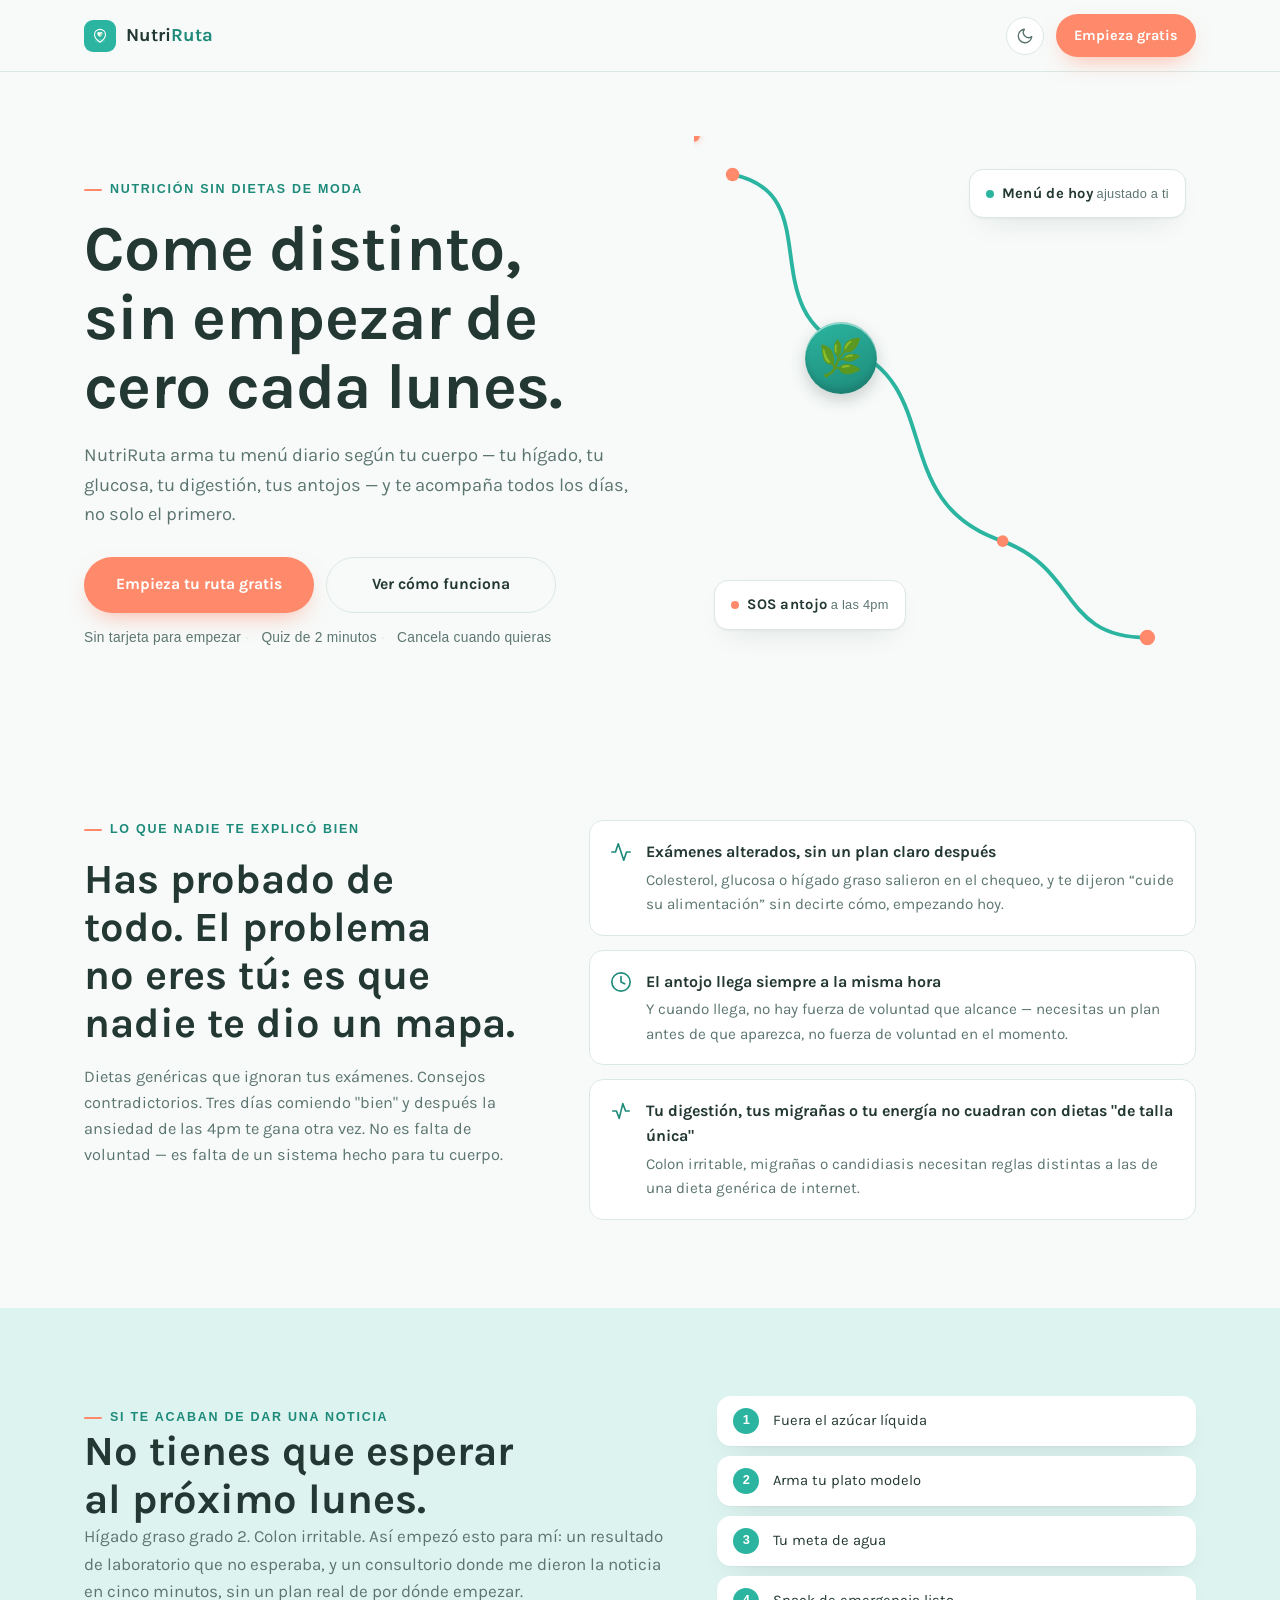
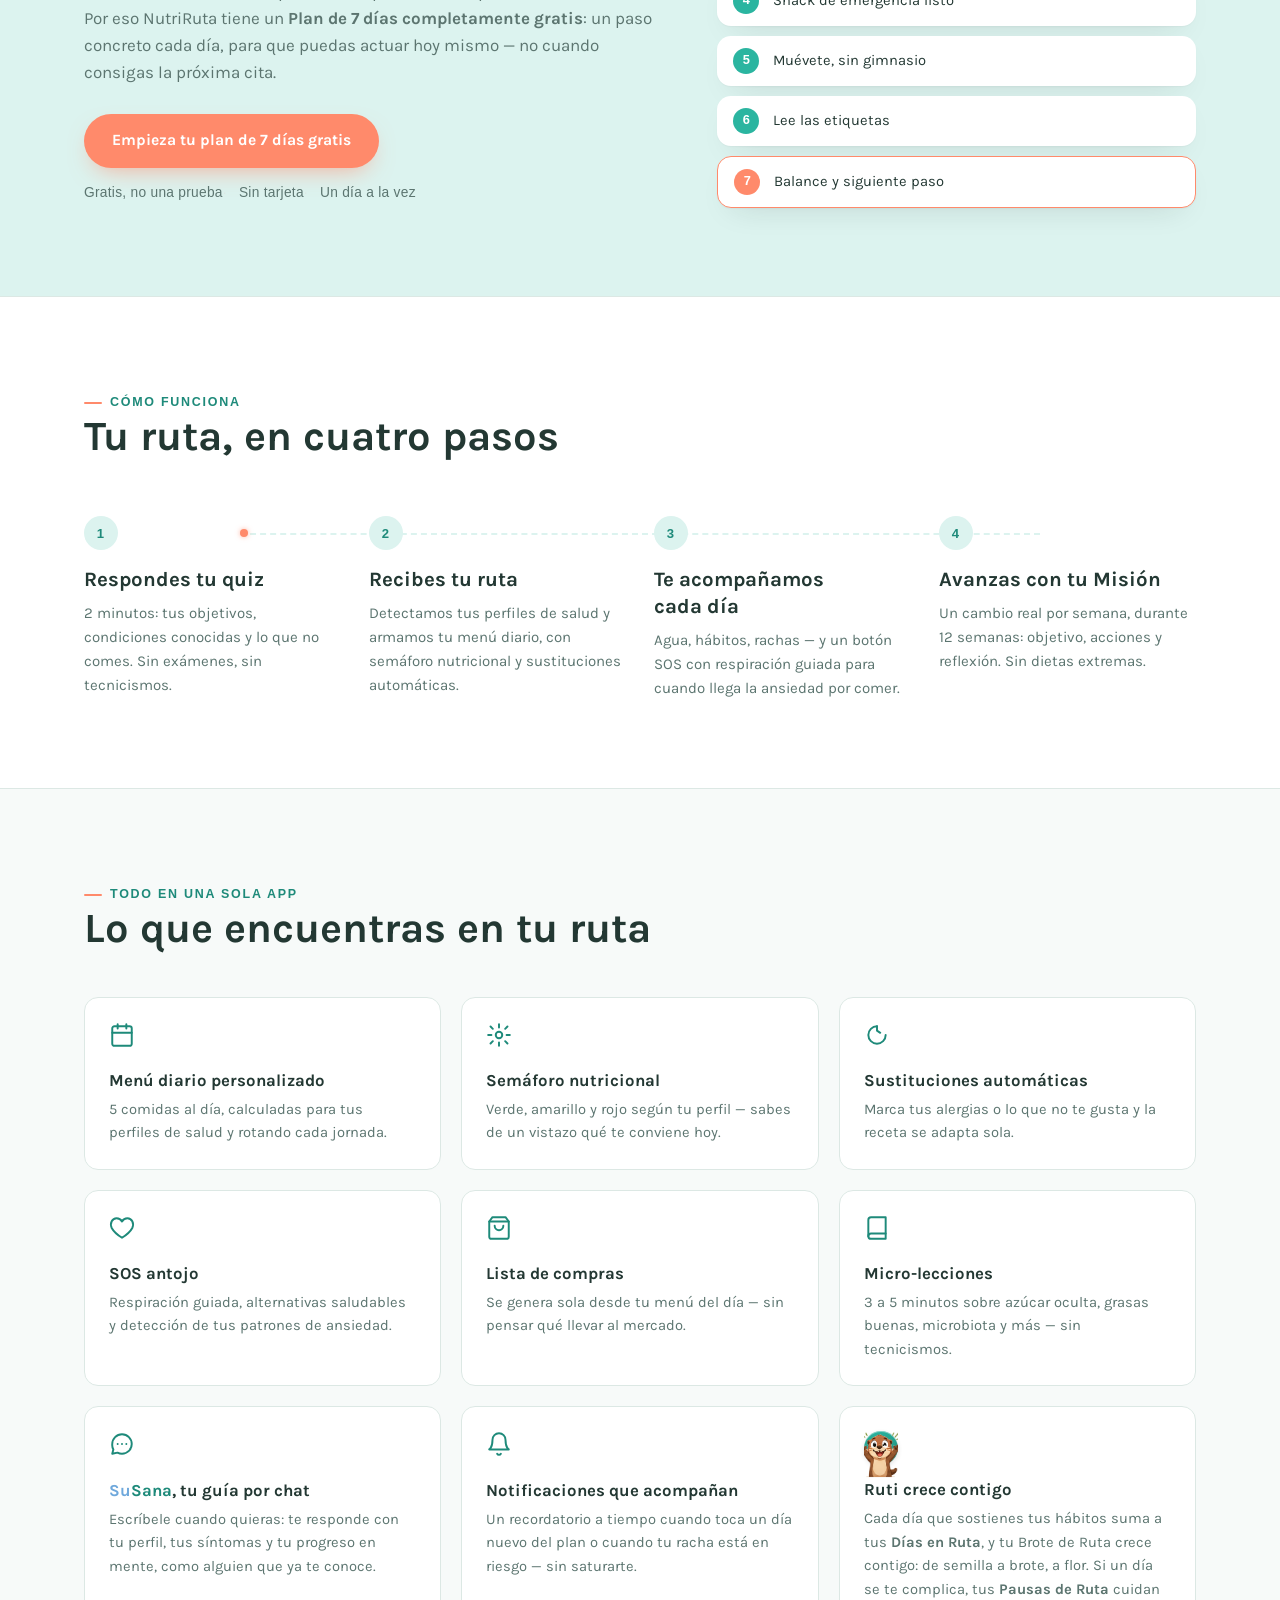
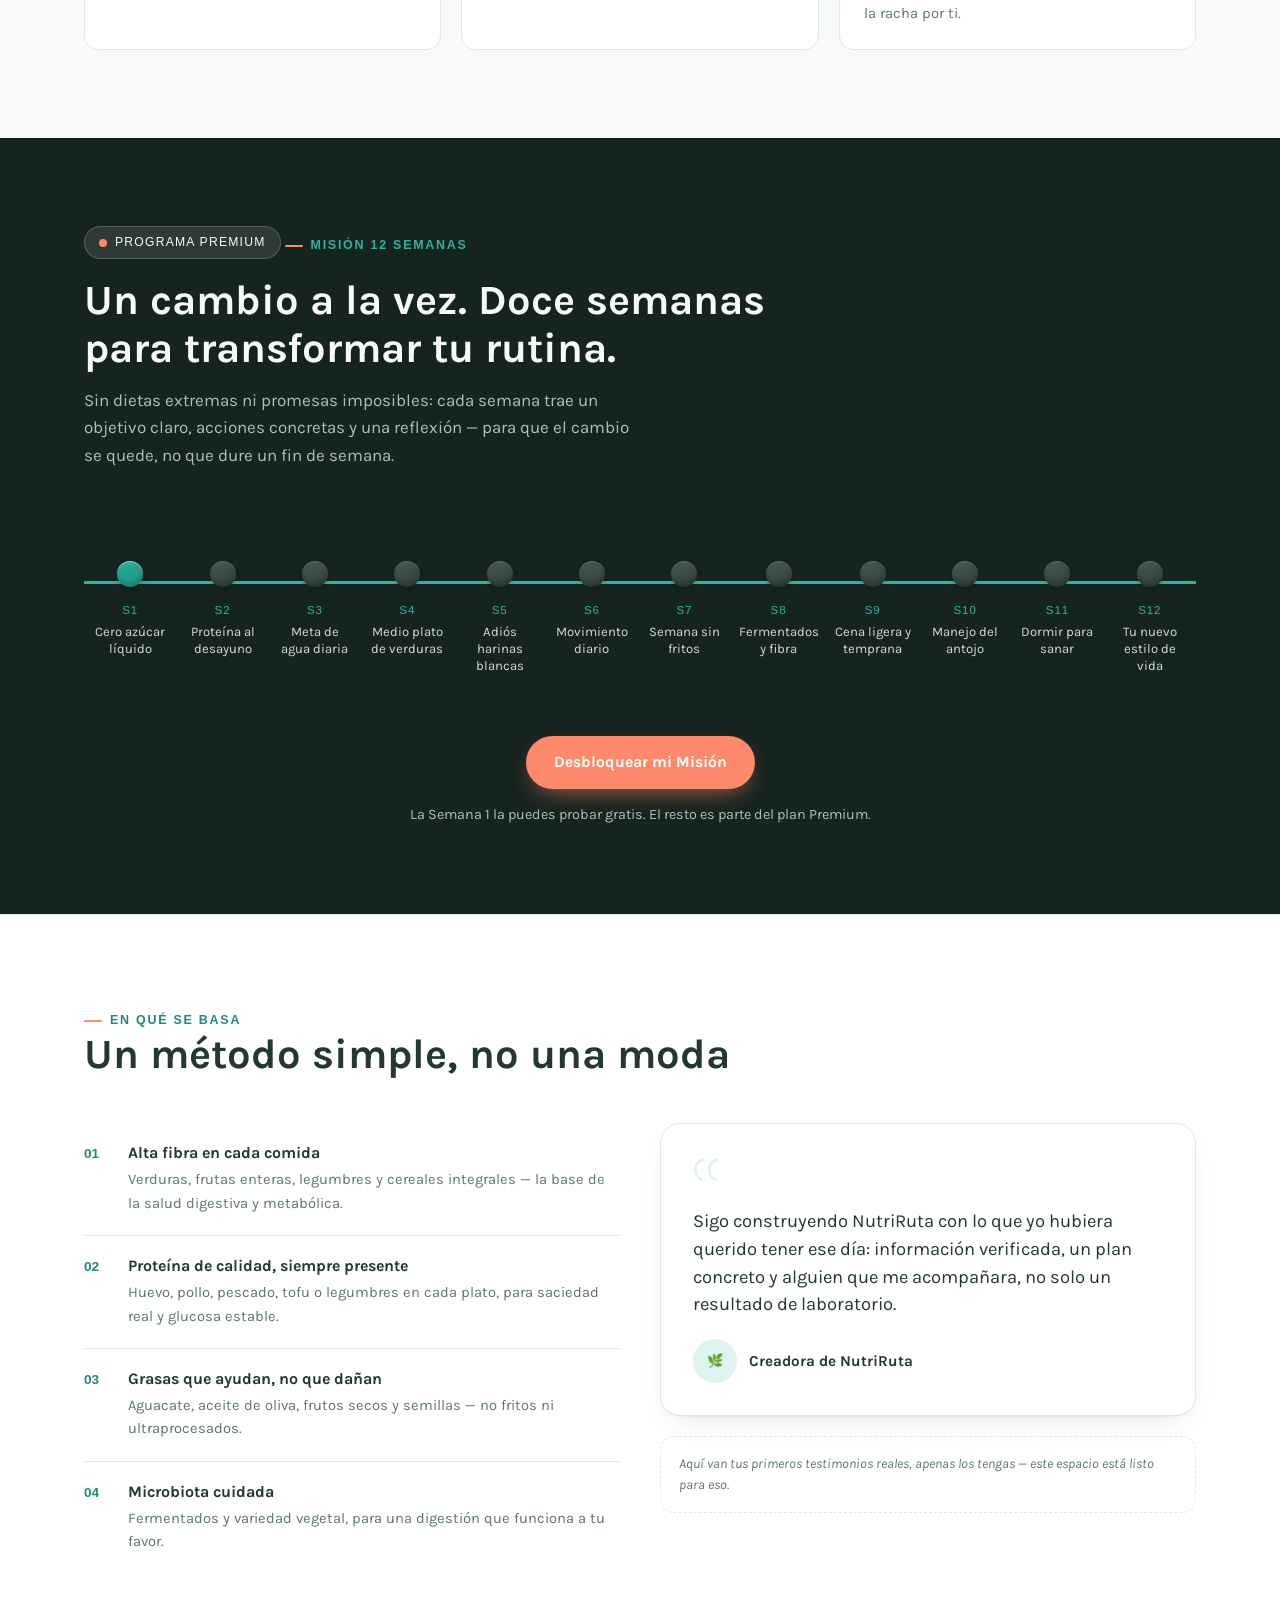
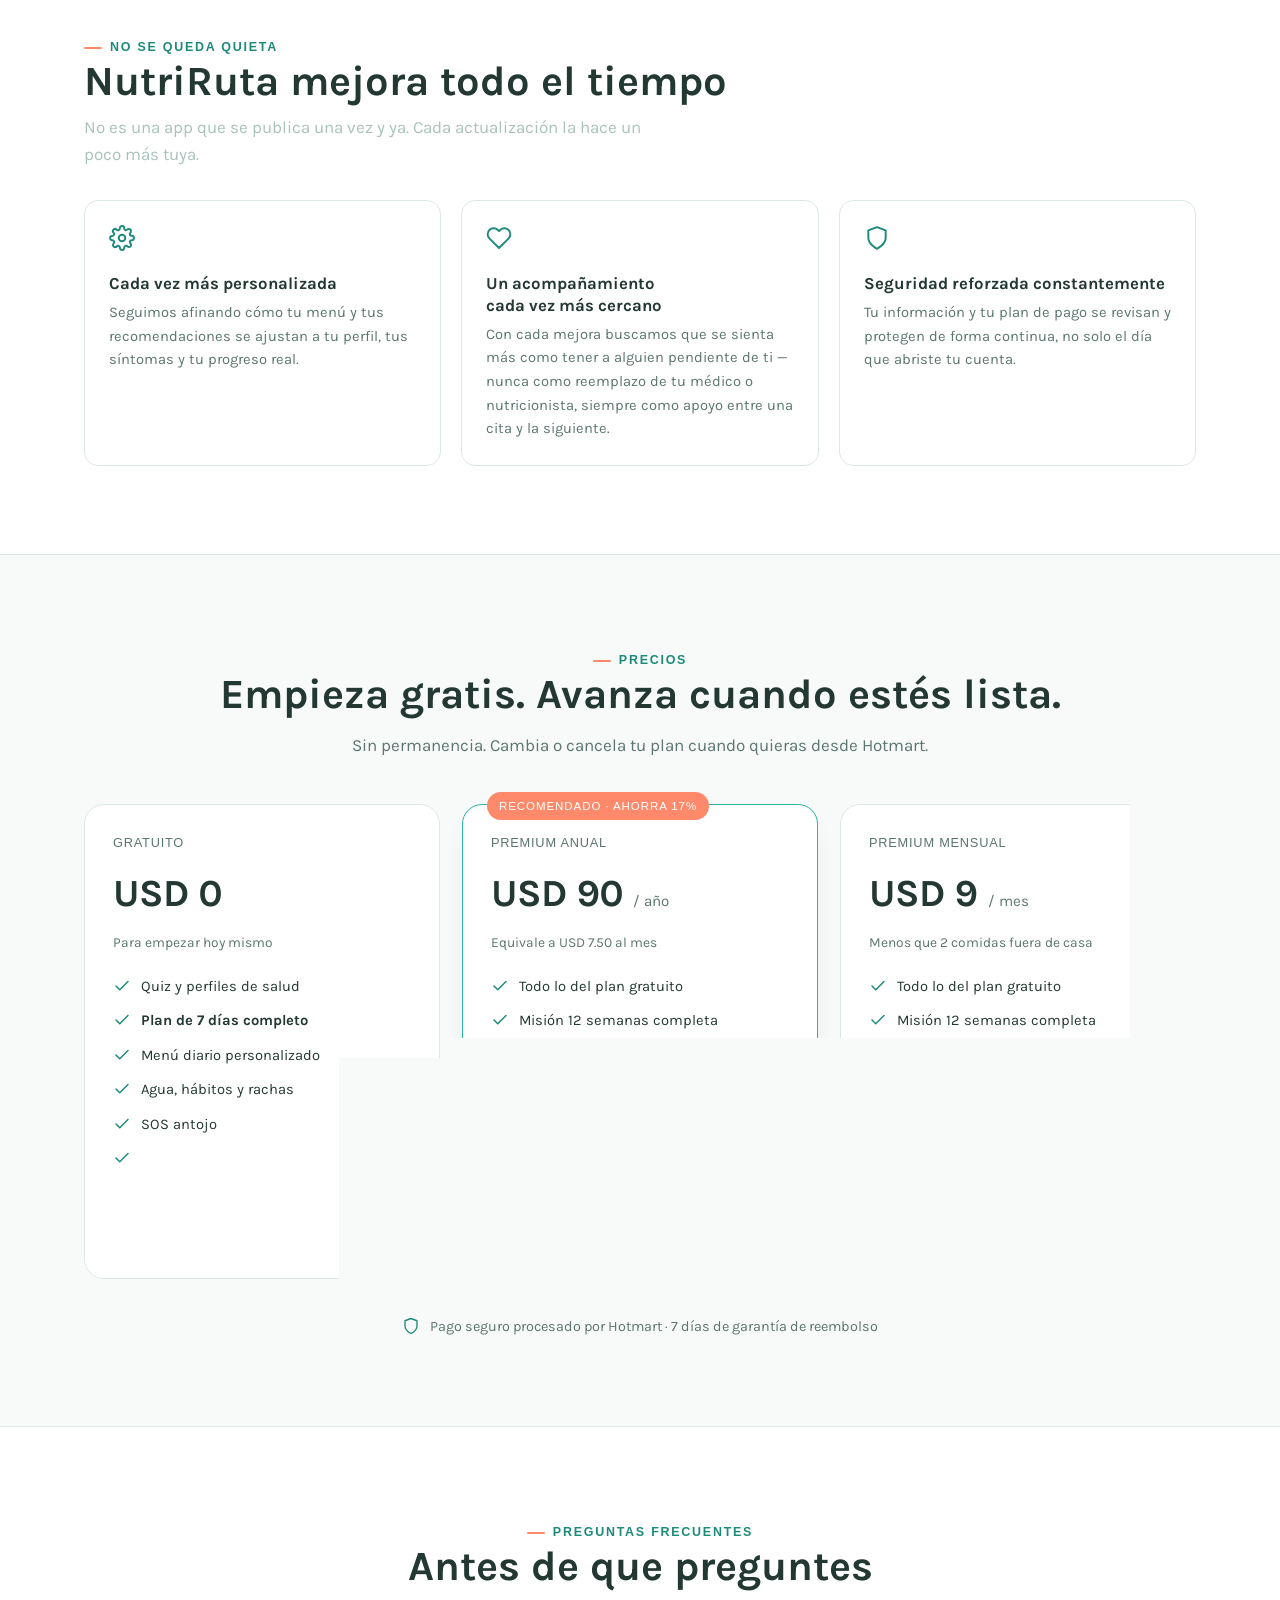
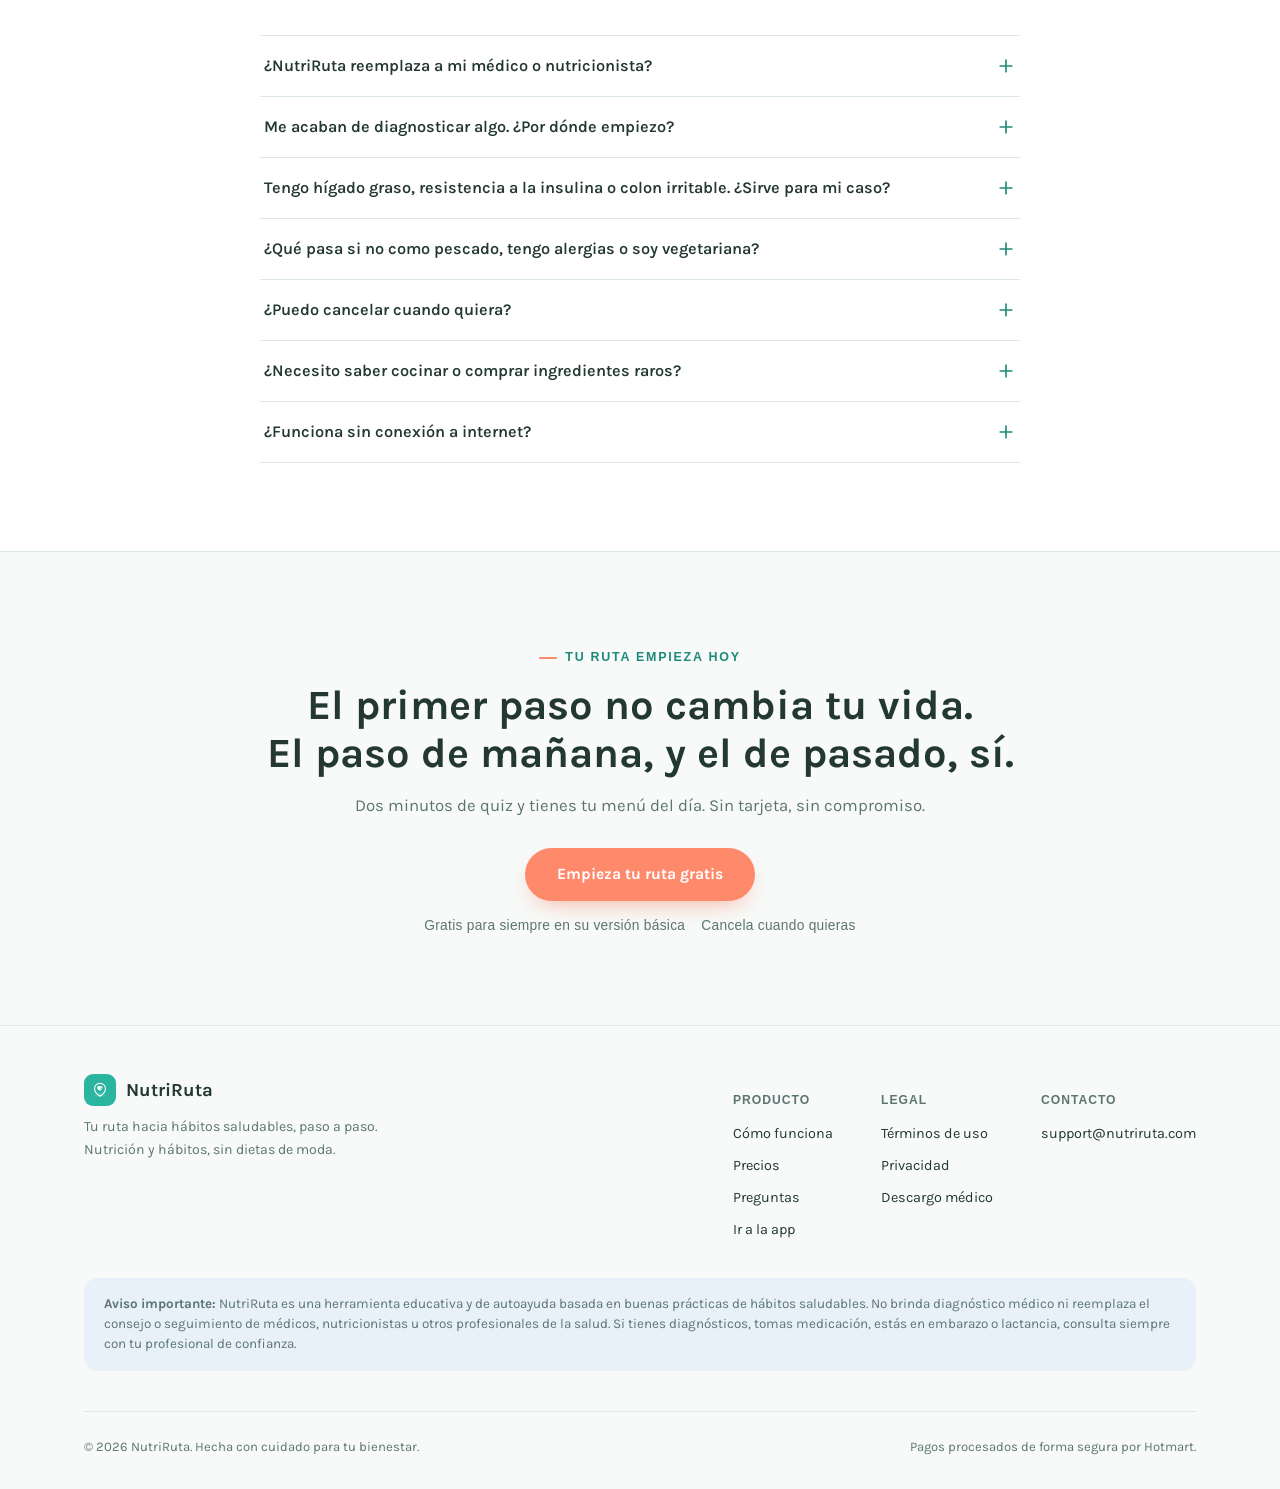
<file: index.html>
<!DOCTYPE html>
<html lang="es">
<head>
<meta charset="UTF-8">
<meta name="viewport" content="width=device-width, initial-scale=1">
<title>NutriRuta — Tu menú diario, hecho para tu cuerpo</title>
<meta name="description" content="Deja de adivinar qué comer. NutriRuta arma tu menú diario según tu perfil de salud, te acompaña ante los antojos y te guía 12 semanas, paso a paso. Empieza gratis.">
<meta name="robots" content="index, follow">
<link rel="canonical" href="https://nutriruta.com/">
<meta name="theme-color" content="#2BB5A0">
<link rel="icon" type="image/svg+xml" href="./images/icon.svg">
<link rel="alternate icon" href="./images/icon-192.png">
<script>
  // Aplica el tema antes del primer pintado, para que no haya parpadeo.
  // Por defecto claro (coherente con la app); oscuro solo si el visitante lo eligió antes.
  try {
    document.documentElement.setAttribute('data-theme', localStorage.getItem('nutriruta-theme') || 'light');
  } catch (e) {
    document.documentElement.setAttribute('data-theme', 'light');
  }
</script>

<meta property="og:type" content="website">
<meta property="og:url" content="https://nutriruta.com/">
<meta property="og:title" content="NutriRuta — Tu menú diario, hecho para tu cuerpo">
<meta property="og:description" content="Deja de adivinar qué comer. Menú diario personalizado, SOS antojos y un programa de 12 semanas para cambiar tus hábitos, un paso a la vez.">
<meta property="og:image" content="https://nutriruta.com/images/og-image.png">
<meta property="og:locale" content="es_CO">
<meta name="twitter:card" content="summary_large_image">
<meta name="twitter:title" content="NutriRuta — Tu menú diario, hecho para tu cuerpo">
<meta name="twitter:description" content="Menú diario personalizado, SOS antojos y un programa de 12 semanas. Empieza gratis.">
<meta name="twitter:image" content="https://nutriruta.com/images/og-image.png">

<link rel="preconnect" href="https://fonts.googleapis.com">
<link rel="preconnect" href="https://fonts.gstatic.com" crossorigin>
<link href="https://fonts.googleapis.com/css2?family=Karla:ital,wght@0,400;0,500;0,600;0,700;1,400&display=swap" rel="stylesheet">
<link rel="stylesheet" href="./css/styles.css">

<script type="application/ld+json">
{
  "@context": "https://schema.org",
  "@type": "FAQPage",
  "mainEntity": [
    {
      "@type": "Question",
      "name": "Me acaban de diagnosticar algo. ¿Por dónde empiezo?",
      "acceptedAnswer": { "@type": "Answer", "text": "Con el Plan de 7 días, completamente gratis: un paso concreto cada día, sin esperar tu próxima cita. Al terminarlo, si quieres sostener el cambio en el tiempo, puedes seguir con la Misión 12 semanas." }
    },
    {
      "@type": "Question",
      "name": "¿NutriRuta reemplaza a mi médico o nutricionista?",
      "acceptedAnswer": { "@type": "Answer", "text": "No. NutriRuta es una herramienta educativa y de autoayuda para construir hábitos de alimentación y estilo de vida. No diagnostica ni reemplaza el consejo o seguimiento de un profesional de la salud. Si tienes diagnósticos, tomas medicación, o estás en embarazo o lactancia, consulta siempre con tu profesional de confianza." }
    },
    {
      "@type": "Question",
      "name": "Tengo hígado graso, resistencia a la insulina o colon irritable. ¿Sirve para mi caso?",
      "acceptedAnswer": { "@type": "Answer", "text": "Sí. En el quiz inicial cuentas tus condiciones conocidas y NutriRuta arma tu menú y tus recetas según los perfiles de salud correspondientes: hígado graso, resistencia a la insulina, prediabetes, colon irritable, gases e hinchazón, estreñimiento, migrañas, candidiasis, colesterol alto y temas hormonales como SOP. Puedes activar varios perfiles a la vez." }
    },
    {
      "@type": "Question",
      "name": "¿Qué pasa si no como pescado, tengo alergias o soy vegetariana?",
      "acceptedAnswer": { "@type": "Answer", "text": "Marcas lo que no consumes (pescado, lácteos, gluten, frutos secos, huevo, legumbres, soya) y la app filtra las recetas o te propone sustituciones equivalentes automáticamente." }
    },
    {
      "@type": "Question",
      "name": "¿Puedo cancelar cuando quiera?",
      "acceptedAnswer": { "@type": "Answer", "text": "Sí. Tu suscripción se gestiona desde Hotmart y puedes cancelarla en cualquier momento. Además, tienes 7 días desde tu compra para pedir reembolso si no es lo que esperabas." }
    },
    {
      "@type": "Question",
      "name": "¿Necesito saber cocinar o comprar ingredientes raros?",
      "acceptedAnswer": { "@type": "Answer", "text": "No. Las recetas usan ingredientes comunes en cualquier mercado, con pasos simples y una lista de compras que se genera sola desde tu menú del día." }
    },
    {
      "@type": "Question",
      "name": "¿Funciona sin conexión a internet?",
      "acceptedAnswer": { "@type": "Answer", "text": "Sí, NutriRuta es una app instalable que funciona offline una vez la cargaste: puedes ver tu menú, tus recetas y marcar tus hábitos sin conexión." }
    }
  ]
}
</script>

<!-- Meta Pixel (NutriRuta Pixel, dataset 1026929859884270) -->
<script>
!function(f,b,e,v,n,t,s)
{if(f.fbq)return;n=f.fbq=function(){n.callMethod?
n.callMethod.apply(n,arguments):n.queue.push(arguments)};
if(!f._fbq)f._fbq=n;n.push=n;n.loaded=!0;n.version='2.0';
n.queue=[];t=b.createElement(e);t.async=!0;
t.src=v;s=b.getElementsByTagName(e)[0];
s.parentNode.insertBefore(t,s)}(window, document,'script',
'https://connect.facebook.net/en_US/fbevents.js');
fbq('init', '1026929859884270');
fbq('track', 'PageView');
</script>
<noscript><img height="1" width="1" style="display:none"
  src="https://www.facebook.com/tr?id=1026929859884270&ev=PageView&noscript=1" /></noscript>
<!-- End Meta Pixel -->
</head>
<body>

<nav class="nav">
  <div class="wrap">
    <a href="#top" class="brand">
      <span class="brand-mark">
        <svg viewBox="0 0 512 512"><defs><linearGradient id="nrleaf" x1="0" y1="0" x2="0.4" y2="1"><stop offset="0" stop-color="#7CC96A"/><stop offset="1" stop-color="#3E9E52"/></linearGradient></defs><rect width="512" height="512" rx="112" fill="#2BB5A0"/><g fill="none" stroke="#FFFFFF" stroke-opacity="0.28" stroke-width="13"><ellipse cx="256" cy="396" rx="148" ry="36"/><ellipse cx="256" cy="396" rx="86" ry="21"/></g><path d="M256 68 C168 68 100 136 100 222 C100 316 202 398 256 434 C310 398 412 316 412 222 C412 136 344 68 256 68 Z" fill="none" stroke="#FFFFFF" stroke-width="30" stroke-linejoin="round"/><g transform="translate(252 210) scale(0.55) translate(-256 -288)"><path d="M256 416c-72-48-136-102-136-176 0-45 34-80 78-80 28 0 48 13 58 32 10-19 30-32 58-32 44 0 78 35 78 80 0 74-64 128-136 176z" fill="#FFFFFF"/></g><g transform="translate(288 210) rotate(35)"><path d="M0 -40 C26 -24 28 10 0 40 C-28 10 -26 -24 0 -40 Z" fill="url(#nrleaf)"/><path d="M0 36 L-9 60" stroke="#3E9E52" stroke-width="7" stroke-linecap="round" fill="none"/><path d="M0 -30 L0 32 M0 -16 L13 -25 M0 -16 L-13 -25 M0 2 L15 -7 M0 2 L-15 -7 M0 18 L12 9 M0 18 L-12 9" stroke="#FFFFFF" stroke-width="3.5" fill="none" stroke-linecap="round"/></g></svg>
      </span>
      <span class="brand-name">Nutri<span class="brand-ruta">Ruta</span></span>
    </a>
    <div class="nav-right">
      <button class="theme-toggle" id="themeToggle" type="button" aria-label="Cambiar a modo oscuro">
        <svg class="icon-moon" viewBox="0 0 24 24" fill="none" stroke="currentColor" stroke-width="1.8" stroke-linecap="round" stroke-linejoin="round"><path d="M21 12.79A9 9 0 1 1 11.21 3 7 7 0 0 0 21 12.79z"/></svg>
        <svg class="icon-sun" viewBox="0 0 24 24" fill="none" stroke="currentColor" stroke-width="1.8" stroke-linecap="round" stroke-linejoin="round"><circle cx="12" cy="12" r="4"/><path d="M12 2v2M12 20v2M4.93 4.93l1.41 1.41M17.66 17.66l1.41 1.41M2 12h2M20 12h2M6.34 17.66l-1.41 1.41M19.07 4.93l-1.41 1.41"/></svg>
      </button>
      <a class="btn btn-ember btn-sm nav-cta" href="https://nutriruta.app">Empieza gratis</a>
    </div>
  </div>
</nav>

<main id="top">

  <!-- ============ HERO ============ -->
  <header class="hero">
    <div class="wrap">
      <div class="hero-copy">
        <span class="eyebrow">Nutrición sin dietas de moda</span>
        <h1>Come distinto, sin empezar de cero cada lunes.</h1>
        <p class="hero-sub measure">NutriRuta arma tu menú diario según tu cuerpo — tu hígado, tu glucosa, tu digestión, tus antojos — y te acompaña todos los días, no solo el primero.</p>
        <div class="hero-ctas">
          <a class="btn btn-ember" href="https://nutriruta.app">Empieza tu ruta gratis</a>
          <a class="btn btn-ghost" href="#como-funciona">Ver cómo funciona</a>
        </div>
        <p class="hero-trust">
          <span>Sin tarjeta para empezar</span>
          <span>Quiz de 2 minutos</span>
          <span>Cancela cuando quieras</span>
        </p>
      </div>

      <div class="hero-art" aria-hidden="true">
        <svg viewBox="0 0 520 560" fill="none">
          <path id="heroRoutePath" class="route-path" d="M40 40 C140 60, 60 180, 160 220 C260 260, 200 380, 320 420 C400 450, 380 520, 470 520" stroke-width="4"/>
          <circle class="route-dot" cx="40" cy="40" r="7"/>
          <circle class="route-dot" cx="160" cy="220" r="6"/>
          <circle class="route-dot" cx="320" cy="420" r="6"/>
          <circle class="route-dot" cx="470" cy="520" r="8"/>
          <!-- Viajero que recorre la ruta en bucle, como recordatorio
               constante de que NutriRuta te acompaña paso a paso. -->
          <circle class="route-traveler" r="6">
            <animateMotion dur="7s" repeatCount="indefinite" begin="2.3s">
              <mpath href="#heroRoutePath"/>
            </animateMotion>
          </circle>
        </svg>
        <div class="ruti-hero" title="Ruti">🌿</div>
        <div class="hero-card hero-card-1">
          <span class="dot"></span>
          <span><strong>Menú de hoy</strong> ajustado a ti</span>
        </div>
        <div class="hero-card hero-card-2">
          <span class="dot" style="background:var(--ember)"></span>
          <span><strong>SOS antojo</strong> a las 4pm</span>
        </div>
      </div>
    </div>
  </header>

  <!-- ============ PROBLEM (PAS) ============ -->
  <section class="problem">
    <div class="wrap">
      <div class="problem-head reveal">
        <span class="eyebrow">Lo que nadie te explicó bien</span>
        <h2>Has probado de todo. El problema no eres tú: es que nadie te dio un mapa.</h2>
        <p class="measure" style="color:var(--ink-soft); font-size:1.02rem;">Dietas genéricas que ignoran tus exámenes. Consejos contradictorios. Tres días comiendo "bien" y después la ansiedad de las 4pm te gana otra vez. No es falta de voluntad — es falta de un sistema hecho para tu cuerpo.</p>
      </div>

      <div class="symptom-list reveal">
        <div class="symptom">
          <svg viewBox="0 0 24 24" fill="none" stroke="currentColor" stroke-width="1.8" stroke-linecap="round" stroke-linejoin="round"><path d="M22 12h-4l-3 9L9 3l-3 9H2"/></svg>
          <p><strong>Exámenes alterados, sin un plan claro después</strong>Colesterol, glucosa o hígado graso salieron en el chequeo, y te dijeron &ldquo;cuide su alimentación&rdquo; sin decirte cómo, empezando hoy.</p>
        </div>
        <div class="symptom">
          <svg viewBox="0 0 24 24" fill="none" stroke="currentColor" stroke-width="1.8" stroke-linecap="round" stroke-linejoin="round"><circle cx="12" cy="12" r="10"/><path d="M12 6v6l4 2"/></svg>
          <p><strong>El antojo llega siempre a la misma hora</strong>Y cuando llega, no hay fuerza de voluntad que alcance — necesitas un plan antes de que aparezca, no fuerza de voluntad en el momento.</p>
        </div>
        <div class="symptom">
          <svg viewBox="0 0 24 24" fill="none" stroke="currentColor" stroke-width="1.8" stroke-linecap="round" stroke-linejoin="round"><path d="M3 12h4l3 8 4-16 3 8h4"/></svg>
          <p><strong>Tu digestión, tus migrañas o tu energía no cuadran con dietas "de talla única"</strong>Colon irritable, migrañas o candidiasis necesitan reglas distintas a las de una dieta genérica de internet.</p>
        </div>
      </div>
    </div>
  </section>

  <!-- ============ RECENT DIAGNOSIS: personal story + free 7-day plan ============ -->
  <section class="scare">
    <div class="wrap">
      <div class="scare-grid reveal">
        <div>
          <span class="eyebrow">Si te acaban de dar una noticia</span>
          <h2>No tienes que esperar al próximo lunes.</h2>
          <p class="mt">Hígado graso grado 2. Colon irritable. Así empezó esto para mí: un resultado de laboratorio que no esperaba, y un consultorio donde me dieron la noticia en cinco minutos, sin un plan real de por dónde empezar.</p>
          <p class="mt">Por eso NutriRuta tiene un <strong>Plan de 7 días completamente gratis</strong>: un paso concreto cada día, para que puedas actuar hoy mismo — no cuando consigas la próxima cita.</p>
          <div class="hero-ctas">
            <a class="btn btn-ember" href="https://nutriruta.app">Empieza tu plan de 7 días gratis</a>
          </div>
          <p class="hero-trust"><span>Gratis, no una prueba</span><span>Sin tarjeta</span><span>Un día a la vez</span></p>
        </div>
        <div class="scare-days" aria-hidden="true">
          <div class="scare-day"><span>1</span>Fuera el azúcar líquida</div>
          <div class="scare-day"><span>2</span>Arma tu plato modelo</div>
          <div class="scare-day"><span>3</span>Tu meta de agua</div>
          <div class="scare-day"><span>4</span>Snack de emergencia listo</div>
          <div class="scare-day"><span>5</span>Muévete, sin gimnasio</div>
          <div class="scare-day"><span>6</span>Lee las etiquetas</div>
          <div class="scare-day is-last"><span>7</span>Balance y siguiente paso</div>
        </div>
      </div>
    </div>
  </section>

  <!-- ============ HOW IT WORKS ============ -->
  <section id="como-funciona" class="band">
    <div class="wrap">
      <div class="reveal">
        <span class="eyebrow">Cómo funciona</span>
        <h2>Tu ruta, en cuatro pasos</h2>
      </div>

      <div class="steps reveal">
        <div class="steps-traveler" aria-hidden="true"></div>
        <div class="step">
          <span class="step-num">1</span>
          <h3>Respondes tu quiz</h3>
          <p>2 minutos: tus objetivos, condiciones conocidas y lo que no comes. Sin exámenes, sin tecnicismos.</p>
        </div>
        <div class="step">
          <span class="step-num">2</span>
          <h3>Recibes tu ruta</h3>
          <p>Detectamos tus perfiles de salud y armamos tu menú diario, con semáforo nutricional y sustituciones automáticas.</p>
        </div>
        <div class="step">
          <span class="step-num">3</span>
          <h3>Te acompañamos cada día</h3>
          <p>Agua, hábitos, rachas — y un botón SOS con respiración guiada para cuando llega la ansiedad por comer.</p>
        </div>
        <div class="step">
          <span class="step-num">4</span>
          <h3>Avanzas con tu Misión</h3>
          <p>Un cambio real por semana, durante 12 semanas: objetivo, acciones y reflexión. Sin dietas extremas.</p>
        </div>
      </div>
    </div>
  </section>

  <!-- ============ FEATURES ============ -->
  <section>
    <div class="wrap">
      <div class="reveal">
        <span class="eyebrow">Todo en una sola app</span>
        <h2>Lo que encuentras en tu ruta</h2>
      </div>

      <div class="features-grid reveal">
        <div class="feature-card">
          <svg viewBox="0 0 24 24" fill="none" stroke="currentColor" stroke-width="1.8" stroke-linecap="round" stroke-linejoin="round"><rect x="3" y="4" width="18" height="18" rx="2"/><path d="M16 2v4M8 2v4M3 10h18"/></svg>
          <h3>Menú diario personalizado</h3>
          <p>5 comidas al día, calculadas para tus perfiles de salud y rotando cada jornada.</p>
        </div>
        <div class="feature-card">
          <svg viewBox="0 0 24 24" fill="none" stroke="currentColor" stroke-width="1.8" stroke-linecap="round" stroke-linejoin="round"><circle cx="12" cy="12" r="3"/><path d="M12 2v3M12 19v3M4.2 4.2l2.1 2.1M17.7 17.7l2.1 2.1M2 12h3M19 12h3M4.2 19.8l2.1-2.1M17.7 6.3l2.1-2.1"/></svg>
          <h3>Semáforo nutricional</h3>
          <p>Verde, amarillo y rojo según tu perfil — sabes de un vistazo qué te conviene hoy.</p>
        </div>
        <div class="feature-card">
          <svg viewBox="0 0 24 24" fill="none" stroke="currentColor" stroke-width="1.8" stroke-linecap="round" stroke-linejoin="round"><path d="M20 12a8 8 0 1 1-8-8"/><path d="M12 4v4l3 2"/></svg>
          <h3>Sustituciones automáticas</h3>
          <p>Marca tus alergias o lo que no te gusta y la receta se adapta sola.</p>
        </div>
        <div class="feature-card">
          <svg viewBox="0 0 24 24" fill="none" stroke="currentColor" stroke-width="1.8" stroke-linecap="round" stroke-linejoin="round"><path d="M12 21s-7-4.35-9.5-9C.5 7.5 3 3 7 3c2 0 4 1.2 5 3 1-1.8 3-3 5-3 4 0 6.5 4.5 4.5 9-2.5 4.65-9.5 9-9.5 9z"/></svg>
          <h3>SOS antojo</h3>
          <p>Respiración guiada, alternativas saludables y detección de tus patrones de ansiedad.</p>
        </div>
        <div class="feature-card">
          <svg viewBox="0 0 24 24" fill="none" stroke="currentColor" stroke-width="1.8" stroke-linecap="round" stroke-linejoin="round"><path d="M6 2 3 6v14a2 2 0 0 0 2 2h14a2 2 0 0 0 2-2V6l-3-4Z"/><path d="M3 6h18M16 10a4 4 0 0 1-8 0"/></svg>
          <h3>Lista de compras</h3>
          <p>Se genera sola desde tu menú del día — sin pensar qué llevar al mercado.</p>
        </div>
        <div class="feature-card">
          <svg viewBox="0 0 24 24" fill="none" stroke="currentColor" stroke-width="1.8" stroke-linecap="round" stroke-linejoin="round"><path d="M4 19.5A2.5 2.5 0 0 1 6.5 17H20"/><path d="M6.5 2H20v20H6.5A2.5 2.5 0 0 1 4 19.5v-15A2.5 2.5 0 0 1 6.5 2z"/></svg>
          <h3>Micro-lecciones</h3>
          <p>3 a 5 minutos sobre azúcar oculta, grasas buenas, microbiota y más — sin tecnicismos.</p>
        </div>
        <div class="feature-card">
          <svg viewBox="0 0 24 24" fill="none" stroke="currentColor" stroke-width="1.8" stroke-linecap="round" stroke-linejoin="round"><path d="M8 12h.01M12 12h.01M16 12h.01M21 12c0 4.97-4.03 9-9 9-1.5 0-2.9-.37-4.15-1.02L3 21l1.02-3.85A8.96 8.96 0 0 1 3 12c0-4.97 4.03-9 9-9s9 4.03 9 9Z"/></svg>
          <h3><span class="susana-name"><span class="su">Su</span><span class="sana">Sana</span></span>, tu guía por chat</h3>
          <p>Escríbele cuando quieras: te responde con tu perfil, tus síntomas y tu progreso en mente, como alguien que ya te conoce.</p>
        </div>
        <div class="feature-card">
          <svg viewBox="0 0 24 24" fill="none" stroke="currentColor" stroke-width="1.8" stroke-linecap="round" stroke-linejoin="round"><path d="M18 8A6 6 0 0 0 6 8c0 7-3 9-3 9h18s-3-2-3-9"/><path d="M13.73 21a2 2 0 0 1-3.46 0"/></svg>
          <h3>Notificaciones que acompañan</h3>
          <p>Un recordatorio a tiempo cuando toca un día nuevo del plan o cuando tu racha está en riesgo — sin saturarte.</p>
        </div>
        <div class="feature-card">
          <div class="ruti-mini" aria-hidden="true"><img src="./images/ruti-saludo.png" alt=""></div>
          <h3>Ruti crece contigo</h3>
          <p>Cada día que sostienes tus hábitos suma a tus <strong>Días en Ruta</strong>, y tu Brote de Ruta crece contigo: de semilla a brote, a flor. Si un día se te complica, tus <strong>Pausas de Ruta</strong> cuidan la racha por ti.</p>
        </div>
      </div>
    </div>
  </section>

  <!-- ============ 12-WEEK MISSION (bold moment) ============ -->
  <section class="mission">
    <div class="wrap">
      <div class="reveal">
        <span class="mission-badge"><span class="dot"></span> Programa premium</span>
        <span class="eyebrow">Misión 12 semanas</span>
        <h2>Un cambio a la vez. Doce semanas para transformar tu rutina.</h2>
        <p class="mission-sub">Sin dietas extremas ni promesas imposibles: cada semana trae un objetivo claro, acciones concretas y una reflexión — para que el cambio se quede, no que dure un fin de semana.</p>
      </div>

      <div class="timeline-scroll reveal">
        <div class="timeline">
          <div class="timeline-line"></div>
          <div class="timeline-line-fill" id="timelineFill"></div>
          <div class="timeline-weeks">
            <div class="tweek"><div class="tweek-node"></div><div class="tweek-n">S1</div><div class="tweek-t">Cero azúcar líquido</div></div>
            <div class="tweek is-premium"><div class="tweek-node"></div><div class="tweek-n">S2</div><div class="tweek-t">Proteína al desayuno</div></div>
            <div class="tweek is-premium"><div class="tweek-node"></div><div class="tweek-n">S3</div><div class="tweek-t">Meta de agua diaria</div></div>
            <div class="tweek is-premium"><div class="tweek-node"></div><div class="tweek-n">S4</div><div class="tweek-t">Medio plato de verduras</div></div>
            <div class="tweek is-premium"><div class="tweek-node"></div><div class="tweek-n">S5</div><div class="tweek-t">Adiós harinas blancas</div></div>
            <div class="tweek is-premium"><div class="tweek-node"></div><div class="tweek-n">S6</div><div class="tweek-t">Movimiento diario</div></div>
            <div class="tweek is-premium"><div class="tweek-node"></div><div class="tweek-n">S7</div><div class="tweek-t">Semana sin fritos</div></div>
            <div class="tweek is-premium"><div class="tweek-node"></div><div class="tweek-n">S8</div><div class="tweek-t">Fermentados y fibra</div></div>
            <div class="tweek is-premium"><div class="tweek-node"></div><div class="tweek-n">S9</div><div class="tweek-t">Cena ligera y temprana</div></div>
            <div class="tweek is-premium"><div class="tweek-node"></div><div class="tweek-n">S10</div><div class="tweek-t">Manejo del antojo</div></div>
            <div class="tweek is-premium"><div class="tweek-node"></div><div class="tweek-n">S11</div><div class="tweek-t">Dormir para sanar</div></div>
            <div class="tweek is-premium"><div class="tweek-node"></div><div class="tweek-n">S12</div><div class="tweek-t">Tu nuevo estilo de vida</div></div>
          </div>
        </div>
      </div>

      <div class="mission-cta reveal">
        <a class="btn btn-ember" href="#precios">Desbloquear mi Misión</a>
        <p>La Semana 1 la puedes probar gratis. El resto es parte del plan Premium.</p>
      </div>
    </div>
  </section>

  <!-- ============ METHOD + FOUNDER (honest trust, no fake reviews) ============ -->
  <section class="band">
    <div class="wrap">
      <div class="reveal">
        <span class="eyebrow">En qué se basa</span>
        <h2>Un método simple, no una moda</h2>
      </div>

      <div class="method-grid reveal">
        <div>
          <div class="pillar">
            <span class="pillar-num">01</span>
            <div><h3>Alta fibra en cada comida</h3><p>Verduras, frutas enteras, legumbres y cereales integrales — la base de la salud digestiva y metabólica.</p></div>
          </div>
          <div class="pillar">
            <span class="pillar-num">02</span>
            <div><h3>Proteína de calidad, siempre presente</h3><p>Huevo, pollo, pescado, tofu o legumbres en cada plato, para saciedad real y glucosa estable.</p></div>
          </div>
          <div class="pillar">
            <span class="pillar-num">03</span>
            <div><h3>Grasas que ayudan, no que dañan</h3><p>Aguacate, aceite de oliva, frutos secos y semillas — no fritos ni ultraprocesados.</p></div>
          </div>
          <div class="pillar">
            <span class="pillar-num">04</span>
            <div><h3>Microbiota cuidada</h3><p>Fermentados y variedad vegetal, para una digestión que funciona a tu favor.</p></div>
          </div>
        </div>

        <div>
          <div class="founder-card">
            <svg class="quote" viewBox="0 0 24 24" fill="currentColor"><path d="M9.5 4C6 4 3 7 3 11.5c0 3.5 2 6 5 6.5v2c-4-1-7-4.5-7-9C1 5.5 5 2 9.5 2v2zm11 0c-3.5 0-6.5 3-6.5 7.5 0 3.5 2 6 5 6.5v2c-4-1-7-4.5-7-9C12 5.5 16 2 20.5 2v2z"/></svg>
            <p class="founder-text">Sigo construyendo NutriRuta con lo que yo hubiera querido tener ese día: información verificada, un plan concreto y alguien que me acompañara, no solo un resultado de laboratorio.</p>
            <div class="founder-who">
              <span class="founder-avatar" aria-hidden="true">🌿</span>
              <div><strong>Creadora de NutriRuta</strong></div>
            </div>
          </div>
          <div class="proof-space" id="resenasBox">Aquí van tus primeros testimonios reales, apenas los tengas — este espacio está listo para eso.</div>
        </div>
      </div>

      <div class="reveal" style="margin-top:56px">
        <span class="eyebrow">No se queda quieta</span>
        <h2>NutriRuta mejora todo el tiempo</h2>
        <p class="mission-sub" style="margin-top:8px">No es una app que se publica una vez y ya. Cada actualización la hace un poco más tuya.</p>
      </div>
      <div class="features-grid reveal" style="margin-top:32px">
        <div class="feature-card">
          <svg viewBox="0 0 24 24" fill="none" stroke="currentColor" stroke-width="1.8" stroke-linecap="round" stroke-linejoin="round"><circle cx="12" cy="12" r="3"/><path d="M19.4 15a1.65 1.65 0 0 0 .33 1.82l.06.06a2 2 0 1 1-2.83 2.83l-.06-.06a1.65 1.65 0 0 0-1.82-.33 1.65 1.65 0 0 0-1 1.51V21a2 2 0 0 1-4 0v-.09A1.65 1.65 0 0 0 9 19.4a1.65 1.65 0 0 0-1.82.33l-.06.06a2 2 0 1 1-2.83-2.83l.06-.06a1.65 1.65 0 0 0 .33-1.82 1.65 1.65 0 0 0-1.51-1H3a2 2 0 0 1 0-4h.09A1.65 1.65 0 0 0 4.6 9a1.65 1.65 0 0 0-.33-1.82l-.06-.06a2 2 0 1 1 2.83-2.83l.06.06a1.65 1.65 0 0 0 1.82.33H9a1.65 1.65 0 0 0 1-1.51V3a2 2 0 0 1 4 0v.09a1.65 1.65 0 0 0 1 1.51 1.65 1.65 0 0 0 1.82-.33l.06-.06a2 2 0 1 1 2.83 2.83l-.06.06a1.65 1.65 0 0 0-.33 1.82V9a1.65 1.65 0 0 0 1.51 1H21a2 2 0 0 1 0 4h-.09a1.65 1.65 0 0 0-1.51 1z"/></svg>
          <h3>Cada vez más personalizada</h3>
          <p>Seguimos afinando cómo tu menú y tus recomendaciones se ajustan a tu perfil, tus síntomas y tu progreso real.</p>
        </div>
        <div class="feature-card">
          <svg viewBox="0 0 24 24" fill="none" stroke="currentColor" stroke-width="1.8" stroke-linecap="round" stroke-linejoin="round"><path d="M20.84 4.61a5.5 5.5 0 0 0-7.78 0L12 5.67l-1.06-1.06a5.5 5.5 0 0 0-7.78 7.78l1.06 1.06L12 21.23l7.78-7.78 1.06-1.06a5.5 5.5 0 0 0 0-7.78z"/></svg>
          <h3>Un acompañamiento cada vez más cercano</h3>
          <p>Con cada mejora buscamos que se sienta más como tener a alguien pendiente de ti — nunca como reemplazo de tu médico o nutricionista, siempre como apoyo entre una cita y la siguiente.</p>
        </div>
        <div class="feature-card">
          <svg viewBox="0 0 24 24" fill="none" stroke="currentColor" stroke-width="1.8" stroke-linecap="round" stroke-linejoin="round"><path d="M12 22s8-4 8-10V5l-8-3-8 3v7c0 6 8 10 8 10z"/></svg>
          <h3>Seguridad reforzada constantemente</h3>
          <p>Tu información y tu plan de pago se revisan y protegen de forma continua, no solo el día que abriste tu cuenta.</p>
        </div>
      </div>
    </div>
  </section>

  <!-- ============ PRICING ============ -->
  <section id="precios">
    <div class="wrap">
      <div class="reveal" style="text-align:center">
        <span class="eyebrow" style="justify-content:center">Precios</span>
        <h2>Empieza gratis. Avanza cuando estés lista.</h2>
        <p class="measure" style="margin:14px auto 0; color:var(--ink-soft)">Sin permanencia. Cambia o cancela tu plan cuando quieras desde Hotmart.</p>
      </div>

      <div class="pricing-grid reveal">
        <div class="price-card">
          <span class="price-name">Gratuito</span>
          <div class="price-amount">USD 0</div>
          <div class="price-note">Para empezar hoy mismo</div>
          <ul class="price-feats">
            <li><svg viewBox="0 0 24 24" fill="none" stroke="currentColor" stroke-width="2" stroke-linecap="round" stroke-linejoin="round"><path d="M20 6 9 17l-5-5"/></svg> Quiz y perfiles de salud</li>
            <li><svg viewBox="0 0 24 24" fill="none" stroke="currentColor" stroke-width="2" stroke-linecap="round" stroke-linejoin="round"><path d="M20 6 9 17l-5-5"/></svg> <strong>Plan de 7 días completo</strong></li>
            <li><svg viewBox="0 0 24 24" fill="none" stroke="currentColor" stroke-width="2" stroke-linecap="round" stroke-linejoin="round"><path d="M20 6 9 17l-5-5"/></svg> Menú diario personalizado</li>
            <li><svg viewBox="0 0 24 24" fill="none" stroke="currentColor" stroke-width="2" stroke-linecap="round" stroke-linejoin="round"><path d="M20 6 9 17l-5-5"/></svg> Agua, hábitos y rachas</li>
            <li><svg viewBox="0 0 24 24" fill="none" stroke="currentColor" stroke-width="2" stroke-linecap="round" stroke-linejoin="round"><path d="M20 6 9 17l-5-5"/></svg> SOS antojo</li>
            <li><svg viewBox="0 0 24 24" fill="none" stroke="currentColor" stroke-width="2" stroke-linecap="round" stroke-linejoin="round"><path d="M20 6 9 17l-5-5"/></svg> Semana 1 de la Misión</li>
          </ul>
          <a class="btn btn-ghost btn-block" href="https://nutriruta.app">Empezar gratis</a>
        </div>

        <div class="price-card is-highlight">
          <span class="price-flag">Recomendado · ahorra 17%</span>
          <span class="price-name">Premium anual</span>
          <div class="price-amount">USD 90 <span>/ año</span></div>
          <div class="price-note">Equivale a USD 7.50 al mes</div>
          <ul class="price-feats">
            <li><svg viewBox="0 0 24 24" fill="none" stroke="currentColor" stroke-width="2" stroke-linecap="round" stroke-linejoin="round"><path d="M20 6 9 17l-5-5"/></svg> Todo lo del plan gratuito</li>
            <li><svg viewBox="0 0 24 24" fill="none" stroke="currentColor" stroke-width="2" stroke-linecap="round" stroke-linejoin="round"><path d="M20 6 9 17l-5-5"/></svg> Misión 12 semanas completa</li>
            <li><svg viewBox="0 0 24 24" fill="none" stroke="currentColor" stroke-width="2" stroke-linecap="round" stroke-linejoin="round"><path d="M20 6 9 17l-5-5"/></svg> Recetario completo</li>
            <li><svg viewBox="0 0 24 24" fill="none" stroke="currentColor" stroke-width="2" stroke-linecap="round" stroke-linejoin="round"><path d="M20 6 9 17l-5-5"/></svg> Lista de compras automática</li>
            <li><svg viewBox="0 0 24 24" fill="none" stroke="currentColor" stroke-width="2" stroke-linecap="round" stroke-linejoin="round"><path d="M20 6 9 17l-5-5"/></svg> Todas las micro-lecciones</li>
            <li><svg viewBox="0 0 24 24" fill="none" stroke="currentColor" stroke-width="2" stroke-linecap="round" stroke-linejoin="round"><path d="M20 6 9 17l-5-5"/></svg> <strong><span class="susana-name"><span class="su">Su</span><span class="sana">Sana</span></span>, tu guía por chat</strong></li>
          </ul>
          <a class="btn btn-ember btn-block" href="https://pay.hotmart.com/D106628820F?off=ti1e49b3&checkoutMode=6">Elegir plan anual</a>
        </div>

        <div class="price-card">
          <span class="price-name">Premium mensual</span>
          <div class="price-amount">USD 9 <span>/ mes</span></div>
          <div class="price-note">Menos que 2 comidas fuera de casa</div>
          <ul class="price-feats">
            <li><svg viewBox="0 0 24 24" fill="none" stroke="currentColor" stroke-width="2" stroke-linecap="round" stroke-linejoin="round"><path d="M20 6 9 17l-5-5"/></svg> Todo lo del plan gratuito</li>
            <li><svg viewBox="0 0 24 24" fill="none" stroke="currentColor" stroke-width="2" stroke-linecap="round" stroke-linejoin="round"><path d="M20 6 9 17l-5-5"/></svg> Misión 12 semanas completa</li>
            <li><svg viewBox="0 0 24 24" fill="none" stroke="currentColor" stroke-width="2" stroke-linecap="round" stroke-linejoin="round"><path d="M20 6 9 17l-5-5"/></svg> Recetario completo</li>
            <li><svg viewBox="0 0 24 24" fill="none" stroke="currentColor" stroke-width="2" stroke-linecap="round" stroke-linejoin="round"><path d="M20 6 9 17l-5-5"/></svg> Lista de compras automática</li>
            <li><svg viewBox="0 0 24 24" fill="none" stroke="currentColor" stroke-width="2" stroke-linecap="round" stroke-linejoin="round"><path d="M20 6 9 17l-5-5"/></svg> Todas las micro-lecciones</li>
            <li><svg viewBox="0 0 24 24" fill="none" stroke="currentColor" stroke-width="2" stroke-linecap="round" stroke-linejoin="round"><path d="M20 6 9 17l-5-5"/></svg> <strong><span class="susana-name"><span class="su">Su</span><span class="sana">Sana</span></span>, tu guía por chat</strong></li>
          </ul>
          <a class="btn btn-ghost btn-block" href="https://pay.hotmart.com/D106628820F?off=je8nuijj&checkoutMode=6">Elegir plan mensual</a>
        </div>
      </div>

      <p class="pricing-foot reveal">
        <svg viewBox="0 0 24 24" fill="none" stroke="currentColor" stroke-width="1.8" stroke-linecap="round" stroke-linejoin="round"><path d="M12 22s8-4 8-10V5l-8-3-8 3v7c0 6 8 10 8 10z"/></svg>
        Pago seguro procesado por Hotmart · 7 días de garantía de reembolso
      </p>
    </div>
  </section>

  <!-- ============ FAQ ============ -->
  <section class="band" id="preguntas">
    <div class="wrap">
      <div class="reveal" style="text-align:center">
        <span class="eyebrow" style="justify-content:center">Preguntas frecuentes</span>
        <h2>Antes de que preguntes</h2>
      </div>

      <div class="faq-list reveal" id="faqList">
        <div class="faq-item">
          <button class="faq-q" aria-expanded="false">¿NutriRuta reemplaza a mi médico o nutricionista?
            <svg viewBox="0 0 24 24" fill="none" stroke="currentColor" stroke-width="2" stroke-linecap="round"><path d="M12 5v14M5 12h14"/></svg>
          </button>
          <div class="faq-a"><p>No. NutriRuta es una herramienta educativa y de autoayuda para construir hábitos de alimentación y estilo de vida. No diagnostica ni reemplaza el consejo o seguimiento de un profesional de la salud. Si tienes diagnósticos, tomas medicación, o estás en embarazo o lactancia, consulta siempre con tu profesional de confianza.</p></div>
        </div>
        <div class="faq-item">
          <button class="faq-q" aria-expanded="false">Me acaban de diagnosticar algo. ¿Por dónde empiezo?
            <svg viewBox="0 0 24 24" fill="none" stroke="currentColor" stroke-width="2" stroke-linecap="round"><path d="M12 5v14M5 12h14"/></svg>
          </button>
          <div class="faq-a"><p>Con el Plan de 7 días, completamente gratis: un paso concreto cada día, sin esperar tu próxima cita. Al terminarlo, si quieres sostener el cambio en el tiempo, puedes seguir con la Misión 12 semanas.</p></div>
        </div>
        <div class="faq-item">
          <button class="faq-q" aria-expanded="false">Tengo hígado graso, resistencia a la insulina o colon irritable. ¿Sirve para mi caso?
            <svg viewBox="0 0 24 24" fill="none" stroke="currentColor" stroke-width="2" stroke-linecap="round"><path d="M12 5v14M5 12h14"/></svg>
          </button>
          <div class="faq-a"><p>Sí. En el quiz inicial cuentas tus condiciones conocidas y NutriRuta arma tu menú y tus recetas según los perfiles de salud correspondientes: hígado graso, resistencia a la insulina, prediabetes, colon irritable, gases e hinchazón, estreñimiento, migrañas, candidiasis, colesterol alto y temas hormonales como SOP. Puedes activar varios perfiles a la vez.</p></div>
        </div>
        <div class="faq-item">
          <button class="faq-q" aria-expanded="false">¿Qué pasa si no como pescado, tengo alergias o soy vegetariana?
            <svg viewBox="0 0 24 24" fill="none" stroke="currentColor" stroke-width="2" stroke-linecap="round"><path d="M12 5v14M5 12h14"/></svg>
          </button>
          <div class="faq-a"><p>Marcas lo que no consumes (pescado, lácteos, gluten, frutos secos, huevo, legumbres, soya) y la app filtra las recetas o te propone sustituciones equivalentes automáticamente.</p></div>
        </div>
        <div class="faq-item">
          <button class="faq-q" aria-expanded="false">¿Puedo cancelar cuando quiera?
            <svg viewBox="0 0 24 24" fill="none" stroke="currentColor" stroke-width="2" stroke-linecap="round"><path d="M12 5v14M5 12h14"/></svg>
          </button>
          <div class="faq-a"><p>Sí. Tu suscripción se gestiona desde Hotmart y puedes cancelarla en cualquier momento. Además, tienes 7 días desde tu compra para pedir reembolso si no es lo que esperabas.</p></div>
        </div>
        <div class="faq-item">
          <button class="faq-q" aria-expanded="false">¿Necesito saber cocinar o comprar ingredientes raros?
            <svg viewBox="0 0 24 24" fill="none" stroke="currentColor" stroke-width="2" stroke-linecap="round"><path d="M12 5v14M5 12h14"/></svg>
          </button>
          <div class="faq-a"><p>No. Las recetas usan ingredientes comunes en cualquier mercado, con pasos simples y una lista de compras que se genera sola desde tu menú del día.</p></div>
        </div>
        <div class="faq-item">
          <button class="faq-q" aria-expanded="false">¿Funciona sin conexión a internet?
            <svg viewBox="0 0 24 24" fill="none" stroke="currentColor" stroke-width="2" stroke-linecap="round"><path d="M12 5v14M5 12h14"/></svg>
          </button>
          <div class="faq-a"><p>Sí, NutriRuta es una app instalable que funciona offline una vez la cargaste: puedes ver tu menú, tus recetas y marcar tus hábitos sin conexión.</p></div>
        </div>
      </div>
    </div>
  </section>

  <!-- ============ FINAL CTA ============ -->
  <section class="final-cta">
    <div class="wrap">
      <span class="eyebrow">Tu ruta empieza hoy</span>
      <h2>El primer paso no cambia tu vida.<br>El paso de mañana, y el de pasado, sí.</h2>
      <p class="measure">Dos minutos de quiz y tienes tu menú del día. Sin tarjeta, sin compromiso.</p>
      <div class="hero-ctas">
        <a class="btn btn-ember" href="https://nutriruta.app">Empieza tu ruta gratis</a>
      </div>
      <p class="hero-trust"><span>Gratis para siempre en su versión básica</span><span>Cancela cuando quieras</span></p>
    </div>
  </section>

</main>

<footer>
  <div class="wrap">
    <div class="foot-grid">
      <div class="foot-brand">
        <a href="#top" class="brand">
          <span class="brand-mark">
            <svg viewBox="0 0 512 512"><defs><linearGradient id="nrleaf" x1="0" y1="0" x2="0.4" y2="1"><stop offset="0" stop-color="#7CC96A"/><stop offset="1" stop-color="#3E9E52"/></linearGradient></defs><rect width="512" height="512" rx="112" fill="#2BB5A0"/><g fill="none" stroke="#FFFFFF" stroke-opacity="0.28" stroke-width="13"><ellipse cx="256" cy="396" rx="148" ry="36"/><ellipse cx="256" cy="396" rx="86" ry="21"/></g><path d="M256 68 C168 68 100 136 100 222 C100 316 202 398 256 434 C310 398 412 316 412 222 C412 136 344 68 256 68 Z" fill="none" stroke="#FFFFFF" stroke-width="30" stroke-linejoin="round"/><g transform="translate(252 210) scale(0.55) translate(-256 -288)"><path d="M256 416c-72-48-136-102-136-176 0-45 34-80 78-80 28 0 48 13 58 32 10-19 30-32 58-32 44 0 78 35 78 80 0 74-64 128-136 176z" fill="#FFFFFF"/></g><g transform="translate(288 210) rotate(35)"><path d="M0 -40 C26 -24 28 10 0 40 C-28 10 -26 -24 0 -40 Z" fill="url(#nrleaf)"/><path d="M0 36 L-9 60" stroke="#3E9E52" stroke-width="7" stroke-linecap="round" fill="none"/><path d="M0 -30 L0 32 M0 -16 L13 -25 M0 -16 L-13 -25 M0 2 L15 -7 M0 2 L-15 -7 M0 18 L12 9 M0 18 L-12 9" stroke="#FFFFFF" stroke-width="3.5" fill="none" stroke-linecap="round"/></g></svg>
          </span>
          NutriRuta
        </a>
        <p>Tu ruta hacia hábitos saludables, paso a paso. Nutrición y hábitos, sin dietas de moda.</p>
      </div>
      <div class="foot-links">
        <div class="foot-col">
          <h4>Producto</h4>
          <a href="#como-funciona">Cómo funciona</a>
          <a href="#precios">Precios</a>
          <a href="#preguntas">Preguntas</a>
          <a href="https://nutriruta.app">Ir a la app</a>
        </div>
        <div class="foot-col">
          <h4>Legal</h4>
          <a href="./terminos.html">Términos de uso</a>
          <a href="./privacidad.html">Privacidad</a>
          <a href="./descargo.html">Descargo médico</a>
        </div>
        <div class="foot-col">
          <h4>Contacto</h4>
          <a href="mailto:support@nutriruta.com">support@nutriruta.com</a>
        </div>
      </div>
    </div>

    <div class="disclaimer">
      <strong>Aviso importante:</strong> NutriRuta es una herramienta educativa y de autoayuda basada en buenas prácticas de hábitos saludables. No brinda diagnóstico médico ni reemplaza el consejo o seguimiento de médicos, nutricionistas u otros profesionales de la salud. Si tienes diagnósticos, tomas medicación, estás en embarazo o lactancia, consulta siempre con tu profesional de confianza.
    </div>

    <div class="foot-legal">
      <span>© 2026 NutriRuta. Hecha con cuidado para tu bienestar.</span>
      <span>Pagos procesados de forma segura por Hotmart.</span>
    </div>
  </div>
</footer>

<div class="sticky-cta" id="stickyCta">
  <a class="btn btn-ember btn-block" href="https://nutriruta.app">Empieza tu ruta gratis</a>
</div>

<script src="./js/script.js"></script>
</body>
</html>
</file>
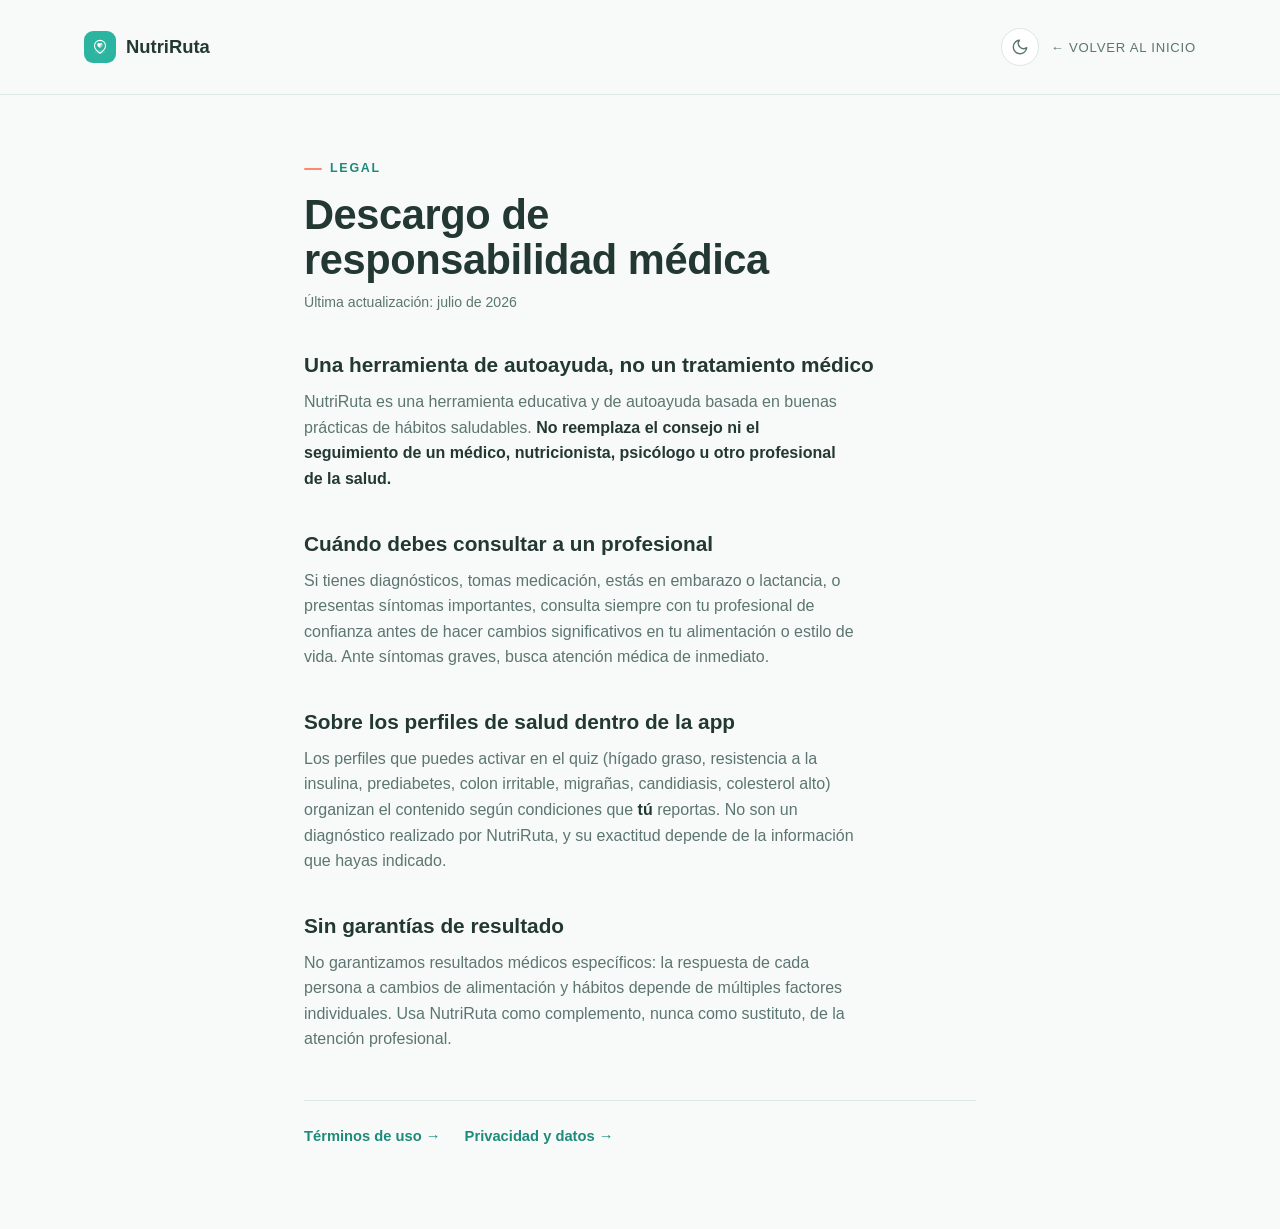
<file: descargo.html>
<!DOCTYPE html>
<html lang="es">
<head>
<meta charset="UTF-8">
<meta name="viewport" content="width=device-width, initial-scale=1">
<title>Descargo médico — NutriRuta</title>
<meta name="description" content="NutriRuta es una herramienta de autoayuda: no diagnostica ni reemplaza la atención de un profesional de la salud.">
<meta name="robots" content="index, follow">
<link rel="canonical" href="https://nutriruta.com/descargo.html">
<meta name="theme-color" content="#2BB5A0">
<script>
  try {
    document.documentElement.setAttribute('data-theme', localStorage.getItem('nutriruta-theme') || 'light');
  } catch (e) {
    document.documentElement.setAttribute('data-theme', 'light');
  }
</script>
<link rel="stylesheet" href="./css/styles.css">
<link rel="stylesheet" href="./css/legal.css">
</head>
<body>

<header class="legal-header">
  <div class="wrap">
    <a href="./index.html" class="brand">
      <span class="brand-mark"><svg viewBox="0 0 512 512"><defs><linearGradient id="nrleaf" x1="0" y1="0" x2="0.4" y2="1"><stop offset="0" stop-color="#7CC96A"/><stop offset="1" stop-color="#3E9E52"/></linearGradient></defs><rect width="512" height="512" rx="112" fill="#2BB5A0"/><g fill="none" stroke="#FFFFFF" stroke-opacity="0.28" stroke-width="13"><ellipse cx="256" cy="396" rx="148" ry="36"/><ellipse cx="256" cy="396" rx="86" ry="21"/></g><path d="M256 68 C168 68 100 136 100 222 C100 316 202 398 256 434 C310 398 412 316 412 222 C412 136 344 68 256 68 Z" fill="none" stroke="#FFFFFF" stroke-width="30" stroke-linejoin="round"/><g transform="translate(252 210) scale(0.55) translate(-256 -288)"><path d="M256 416c-72-48-136-102-136-176 0-45 34-80 78-80 28 0 48 13 58 32 10-19 30-32 58-32 44 0 78 35 78 80 0 74-64 128-136 176z" fill="#FFFFFF"/></g><g transform="translate(288 210) rotate(35)"><path d="M0 -40 C26 -24 28 10 0 40 C-28 10 -26 -24 0 -40 Z" fill="url(#nrleaf)"/><path d="M0 36 L-9 60" stroke="#3E9E52" stroke-width="7" stroke-linecap="round" fill="none"/><path d="M0 -30 L0 32 M0 -16 L13 -25 M0 -16 L-13 -25 M0 2 L15 -7 M0 2 L-15 -7 M0 18 L12 9 M0 18 L-12 9" stroke="#FFFFFF" stroke-width="3.5" fill="none" stroke-linecap="round"/></g></svg></span>
      NutriRuta
    </a>
    <div class="nav-right">
      <button class="theme-toggle" id="themeToggle" type="button" aria-label="Cambiar a modo oscuro">
        <svg class="icon-moon" viewBox="0 0 24 24" fill="none" stroke="currentColor" stroke-width="1.8" stroke-linecap="round" stroke-linejoin="round"><path d="M21 12.79A9 9 0 1 1 11.21 3 7 7 0 0 0 21 12.79z"/></svg>
        <svg class="icon-sun" viewBox="0 0 24 24" fill="none" stroke="currentColor" stroke-width="1.8" stroke-linecap="round" stroke-linejoin="round"><circle cx="12" cy="12" r="4"/><path d="M12 2v2M12 20v2M4.93 4.93l1.41 1.41M17.66 17.66l1.41 1.41M2 12h2M20 12h2M6.34 17.66l-1.41 1.41M19.07 4.93l-1.41 1.41"/></svg>
      </button>
      <a class="legal-back" href="./index.html">← Volver al inicio</a>
    </div>
  </div>
</header>

<main class="legal-main">
  <div class="wrap">
    <span class="eyebrow">Legal</span>
    <h1>Descargo de responsabilidad médica</h1>
    <p class="legal-updated">Última actualización: julio de 2026</p>

    <div class="legal-body">
      <h2>Una herramienta de autoayuda, no un tratamiento médico</h2>
      <p>NutriRuta es una herramienta educativa y de autoayuda basada en buenas prácticas de hábitos saludables. <strong>No reemplaza el consejo ni el seguimiento de un médico, nutricionista, psicólogo u otro profesional de la salud.</strong></p>

      <h2>Cuándo debes consultar a un profesional</h2>
      <p>Si tienes diagnósticos, tomas medicación, estás en embarazo o lactancia, o presentas síntomas importantes, consulta siempre con tu profesional de confianza antes de hacer cambios significativos en tu alimentación o estilo de vida. Ante síntomas graves, busca atención médica de inmediato.</p>

      <h2>Sobre los perfiles de salud dentro de la app</h2>
      <p>Los perfiles que puedes activar en el quiz (hígado graso, resistencia a la insulina, prediabetes, colon irritable, migrañas, candidiasis, colesterol alto) organizan el contenido según condiciones que <strong>tú</strong> reportas. No son un diagnóstico realizado por NutriRuta, y su exactitud depende de la información que hayas indicado.</p>

      <h2>Sin garantías de resultado</h2>
      <p>No garantizamos resultados médicos específicos: la respuesta de cada persona a cambios de alimentación y hábitos depende de múltiples factores individuales. Usa NutriRuta como complemento, nunca como sustituto, de la atención profesional.</p>
    </div>

    <div class="legal-nav">
      <a href="./terminos.html">Términos de uso →</a>
      <a href="./privacidad.html">Privacidad y datos →</a>
    </div>
  </div>
</main>

<script src="./js/script.js"></script>
</body>
</html>
</file>
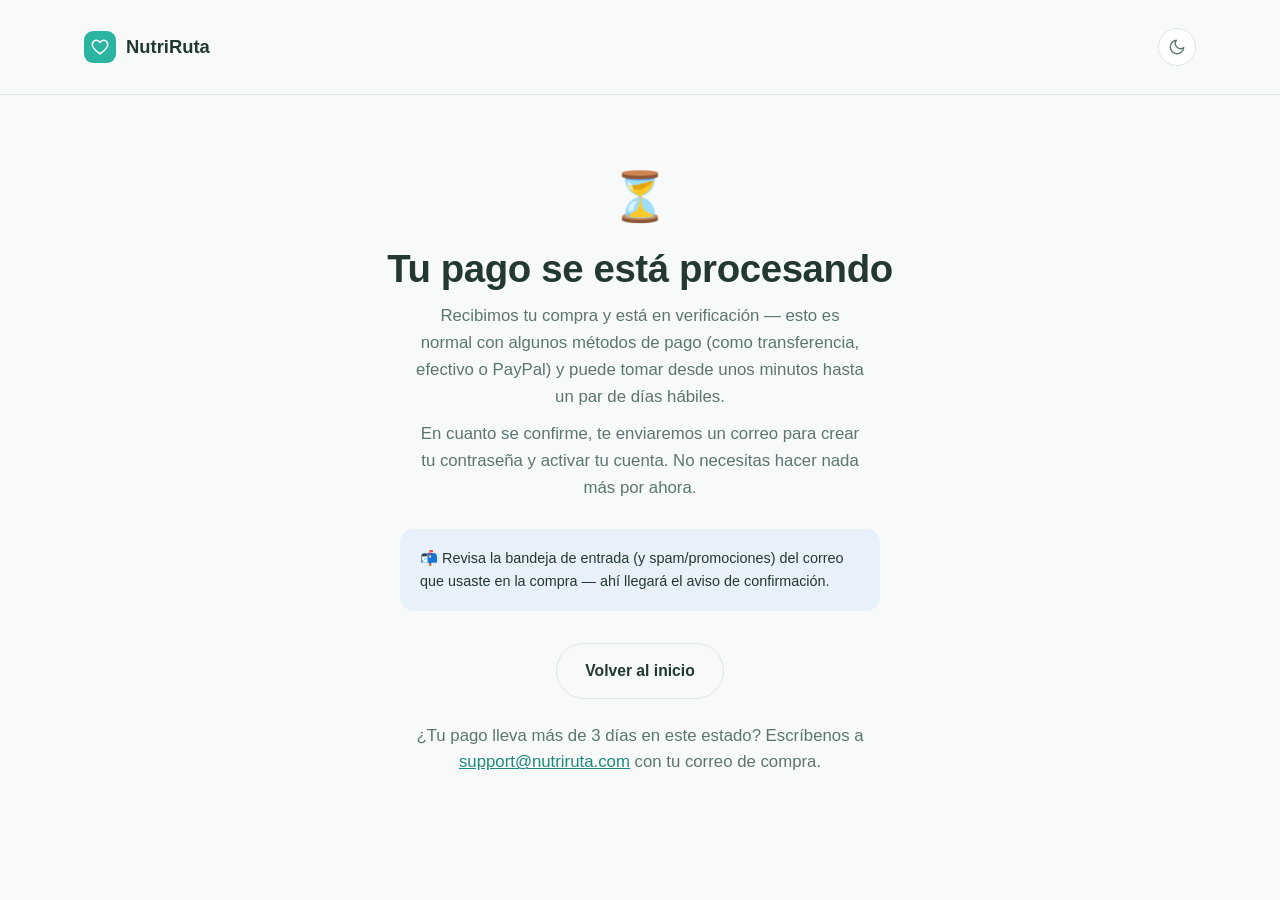
<file: pendiente.html>
<!DOCTYPE html>
<html lang="es">
<head>
<meta charset="UTF-8">
<meta name="viewport" content="width=device-width, initial-scale=1">
<title>Tu pago se está procesando — NutriRuta</title>
<meta name="description" content="Tu compra está siendo verificada. Te avisaremos por correo apenas se confirme.">
<meta name="robots" content="noindex, nofollow">
<link rel="canonical" href="https://nutriruta.com/pendiente">
<meta name="theme-color" content="#2BB5A0">
<script>
  try {
    document.documentElement.setAttribute('data-theme', localStorage.getItem('nutriruta-theme') || 'light');
  } catch (e) {
    document.documentElement.setAttribute('data-theme', 'light');
  }
</script>
<link rel="stylesheet" href="./css/styles.css">
<link rel="stylesheet" href="./css/legal.css">
<style>
  .pending-hero { padding: 64px 0; text-align: center; }
  .pending-hero .wrap { max-width: 560px; }
  .pending-hero .badge { font-size: 3rem; margin-bottom: 12px; }
  .pending-hero h1 { font-family: var(--font-display); font-size: clamp(1.8rem, 5vw, 2.4rem); margin-bottom: 14px; text-wrap: balance; }
  .pending-hero p { color: var(--ink-soft); font-size: 1.05rem; max-width: 48ch; margin: 0 auto 10px; }
  .pending-note {
    max-width: 480px; margin: 28px auto 0; padding: 18px 20px; border-radius: var(--radius-md);
    background: var(--sky-tint); color: var(--ink); font-size: 0.9rem; text-align: left;
  }
  .pending-cta { margin-top: 32px; }
</style>
</head>
<body>

<header class="legal-header">
  <div class="wrap">
    <a href="./index.html" class="brand">
      <span class="brand-mark"><svg viewBox="0 0 24 24" fill="none" stroke="#fff" stroke-width="2" stroke-linecap="round" stroke-linejoin="round"><path d="M12 21s-7-4.35-9.5-9C.5 7.5 3 3 7 3c2 0 4 1.2 5 3 1-1.8 3-3 5-3 4 0 6.5 4.5 4.5 9-2.5 4.65-9.5 9-9.5 9z"/></svg></span>
      NutriRuta
    </a>
    <div class="nav-right">
      <button class="theme-toggle" id="themeToggle" type="button" aria-label="Cambiar a modo oscuro">
        <svg class="icon-moon" viewBox="0 0 24 24" fill="none" stroke="currentColor" stroke-width="1.8" stroke-linecap="round" stroke-linejoin="round"><path d="M21 12.79A9 9 0 1 1 11.21 3 7 7 0 0 0 21 12.79z"/></svg>
        <svg class="icon-sun" viewBox="0 0 24 24" fill="none" stroke="currentColor" stroke-width="1.8" stroke-linecap="round" stroke-linejoin="round"><circle cx="12" cy="12" r="4"/><path d="M12 2v2M12 20v2M4.93 4.93l1.41 1.41M17.66 17.66l1.41 1.41M2 12h2M20 12h2M6.34 17.66l-1.41 1.41M19.07 4.93l-1.41 1.41"/></svg>
      </button>
    </div>
  </div>
</header>

<main>
  <section class="pending-hero">
    <div class="wrap">
      <div class="badge">⏳</div>
      <h1>Tu pago se está procesando</h1>
      <p>Recibimos tu compra y está en verificación — esto es normal con algunos métodos de pago (como transferencia, efectivo o PayPal) y puede tomar desde unos minutos hasta un par de días hábiles.</p>
      <p>En cuanto se confirme, te enviaremos un correo para crear tu contraseña y activar tu cuenta. No necesitas hacer nada más por ahora.</p>
      <div class="pending-note">
        📬 Revisa la bandeja de entrada (y spam/promociones) del correo que usaste en la compra — ahí llegará el aviso de confirmación.
      </div>
      <div class="pending-cta">
        <a class="btn btn-ghost" href="./index.html">Volver al inicio</a>
      </div>
      <p class="small" style="margin-top:24px;color:var(--ink-soft)">¿Tu pago lleva más de 3 días en este estado? Escríbenos a <a href="mailto:support@nutriruta.com" style="color:var(--route-deep)">support@nutriruta.com</a> con tu correo de compra.</p>
    </div>
  </section>
</main>

<script src="./js/script.js"></script>
</body>
</html>
</file>
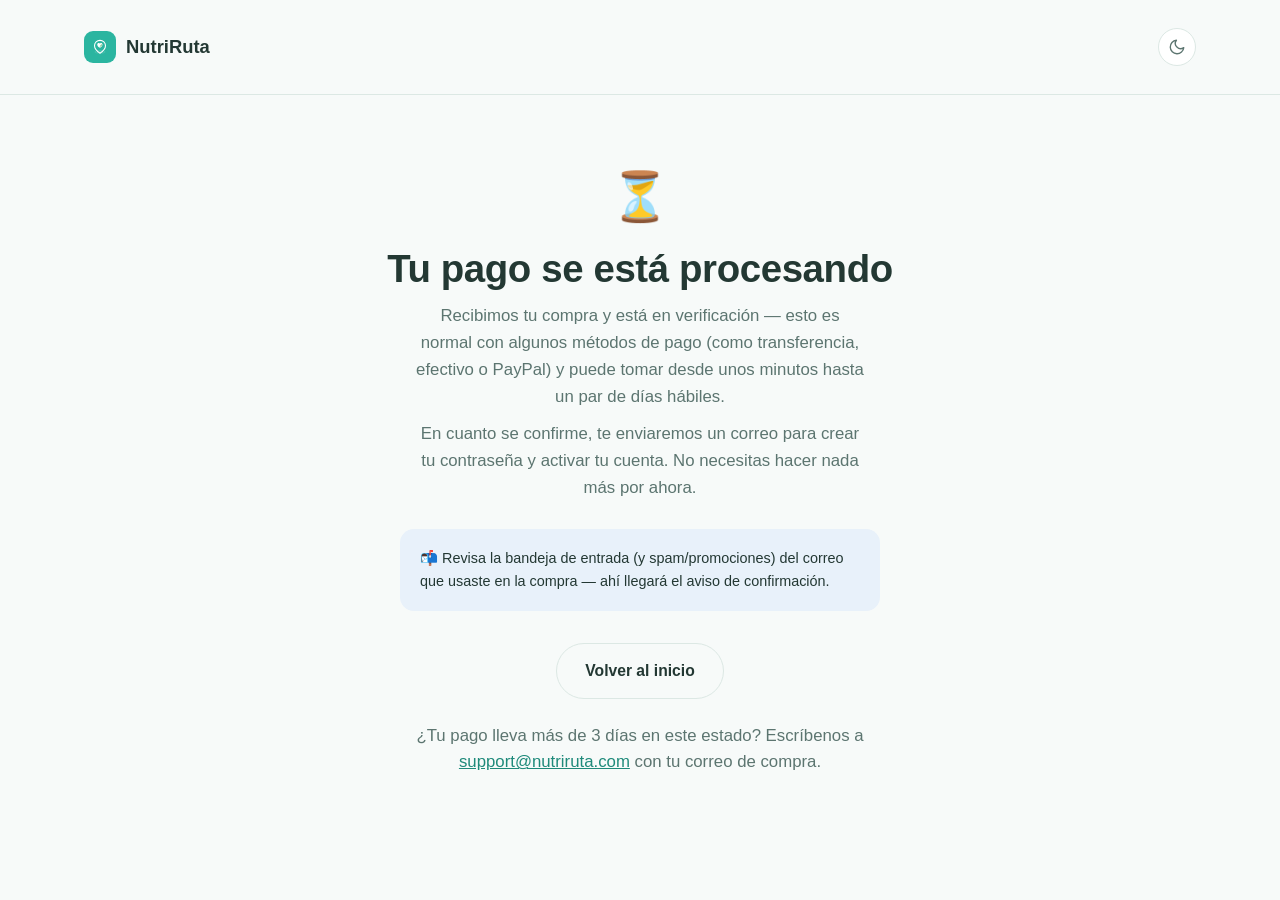
<file: pending.html>
<!DOCTYPE html>
<html lang="es">
<head>
<meta charset="UTF-8">
<meta name="viewport" content="width=device-width, initial-scale=1">
<title>Tu pago se está procesando — NutriRuta</title>
<meta name="description" content="Tu compra está siendo verificada. Te avisaremos por correo apenas se confirme.">
<meta name="robots" content="noindex, nofollow">
<link rel="canonical" href="https://nutriruta.com/pending">
<meta name="theme-color" content="#2BB5A0">
<link rel="icon" type="image/svg+xml" href="./images/icon.svg">
<link rel="alternate icon" href="./images/icon-192.png">
<script>
  try {
    document.documentElement.setAttribute('data-theme', localStorage.getItem('nutriruta-theme') || 'light');
  } catch (e) {
    document.documentElement.setAttribute('data-theme', 'light');
  }
</script>
<link rel="stylesheet" href="./css/styles.css">
<link rel="stylesheet" href="./css/legal.css">
<style>
  .pending-hero { padding: 64px 0; text-align: center; }
  .pending-hero .wrap { max-width: 560px; }
  .pending-hero .badge { font-size: 3rem; margin-bottom: 12px; }
  .pending-hero h1 { font-family: var(--font-display); font-size: clamp(1.8rem, 5vw, 2.4rem); margin-bottom: 14px; text-wrap: balance; }
  .pending-hero p { color: var(--ink-soft); font-size: 1.05rem; max-width: 48ch; margin: 0 auto 10px; }
  .pending-note {
    max-width: 480px; margin: 28px auto 0; padding: 18px 20px; border-radius: var(--radius-md);
    background: var(--sky-tint); color: var(--ink); font-size: 0.9rem; text-align: left;
  }
  .pending-cta { margin-top: 32px; }
</style>
</head>
<body>

<header class="legal-header">
  <div class="wrap">
    <a href="./index.html" class="brand">
      <span class="brand-mark"><svg viewBox="0 0 512 512"><defs><linearGradient id="nrleaf" x1="0" y1="0" x2="0.4" y2="1"><stop offset="0" stop-color="#7CC96A"/><stop offset="1" stop-color="#3E9E52"/></linearGradient></defs><rect width="512" height="512" rx="112" fill="#2BB5A0"/><g fill="none" stroke="#FFFFFF" stroke-opacity="0.28" stroke-width="13"><ellipse cx="256" cy="396" rx="148" ry="36"/><ellipse cx="256" cy="396" rx="86" ry="21"/></g><path d="M256 68 C168 68 100 136 100 222 C100 316 202 398 256 434 C310 398 412 316 412 222 C412 136 344 68 256 68 Z" fill="none" stroke="#FFFFFF" stroke-width="30" stroke-linejoin="round"/><g transform="translate(252 210) scale(0.55) translate(-256 -288)"><path d="M256 416c-72-48-136-102-136-176 0-45 34-80 78-80 28 0 48 13 58 32 10-19 30-32 58-32 44 0 78 35 78 80 0 74-64 128-136 176z" fill="#FFFFFF"/></g><g transform="translate(288 210) rotate(35)"><path d="M0 -40 C26 -24 28 10 0 40 C-28 10 -26 -24 0 -40 Z" fill="url(#nrleaf)"/><path d="M0 36 L-9 60" stroke="#3E9E52" stroke-width="7" stroke-linecap="round" fill="none"/><path d="M0 -30 L0 32 M0 -16 L13 -25 M0 -16 L-13 -25 M0 2 L15 -7 M0 2 L-15 -7 M0 18 L12 9 M0 18 L-12 9" stroke="#FFFFFF" stroke-width="3.5" fill="none" stroke-linecap="round"/></g></svg></span>
      NutriRuta
    </a>
    <div class="nav-right">
      <button class="theme-toggle" id="themeToggle" type="button" aria-label="Cambiar a modo oscuro">
        <svg class="icon-moon" viewBox="0 0 24 24" fill="none" stroke="currentColor" stroke-width="1.8" stroke-linecap="round" stroke-linejoin="round"><path d="M21 12.79A9 9 0 1 1 11.21 3 7 7 0 0 0 21 12.79z"/></svg>
        <svg class="icon-sun" viewBox="0 0 24 24" fill="none" stroke="currentColor" stroke-width="1.8" stroke-linecap="round" stroke-linejoin="round"><circle cx="12" cy="12" r="4"/><path d="M12 2v2M12 20v2M4.93 4.93l1.41 1.41M17.66 17.66l1.41 1.41M2 12h2M20 12h2M6.34 17.66l-1.41 1.41M19.07 4.93l-1.41 1.41"/></svg>
      </button>
    </div>
  </div>
</header>

<main>
  <section class="pending-hero">
    <div class="wrap">
      <div class="badge">⏳</div>
      <h1>Tu pago se está procesando</h1>
      <p>Recibimos tu compra y está en verificación — esto es normal con algunos métodos de pago (como transferencia, efectivo o PayPal) y puede tomar desde unos minutos hasta un par de días hábiles.</p>
      <p>En cuanto se confirme, te enviaremos un correo para crear tu contraseña y activar tu cuenta. No necesitas hacer nada más por ahora.</p>
      <div class="pending-note">
        📬 Revisa la bandeja de entrada (y spam/promociones) del correo que usaste en la compra — ahí llegará el aviso de confirmación.
      </div>
      <div class="pending-cta">
        <a class="btn btn-ghost" href="./index.html">Volver al inicio</a>
      </div>
      <p class="small" style="margin-top:24px;color:var(--ink-soft)">¿Tu pago lleva más de 3 días en este estado? Escríbenos a <a href="mailto:support@nutriruta.com" style="color:var(--route-deep)">support@nutriruta.com</a> con tu correo de compra.</p>
    </div>
  </section>
</main>

<script src="./js/script.js"></script>
</body>
</html>
</file>
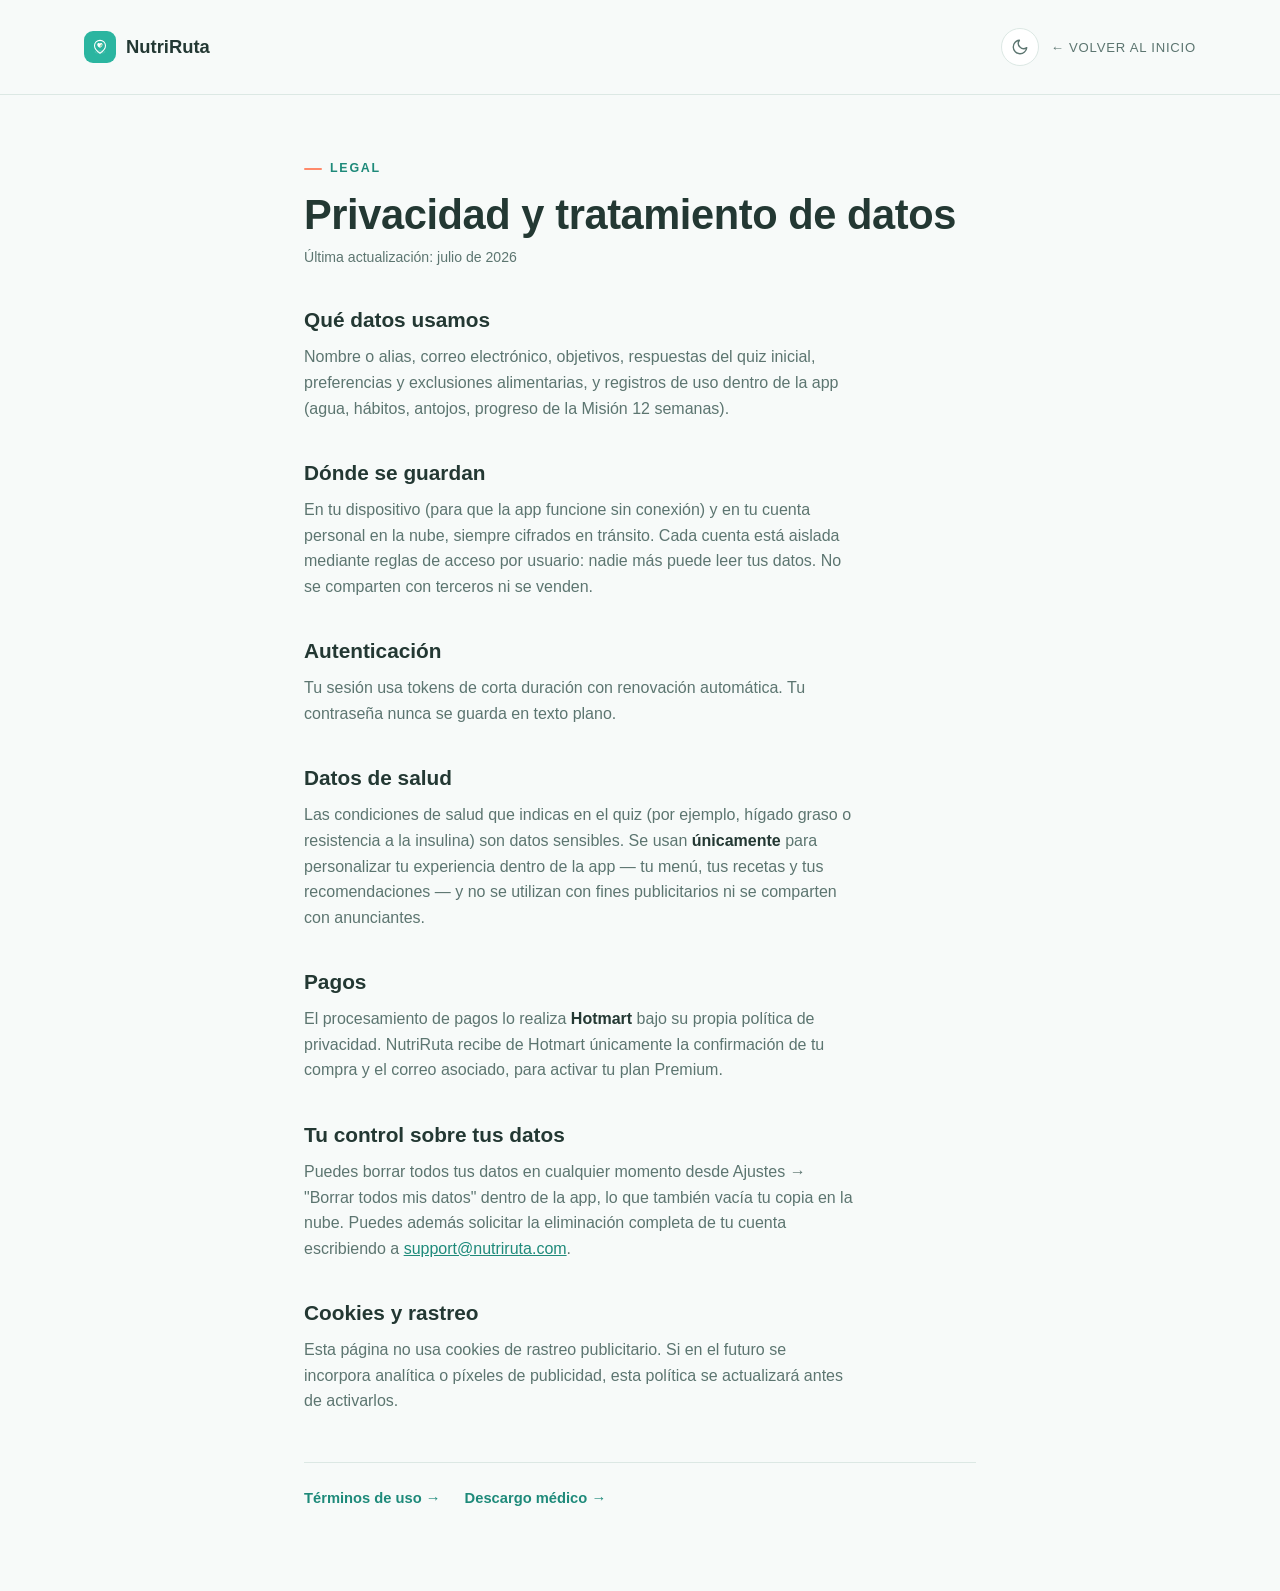
<file: privacidad.html>
<!DOCTYPE html>
<html lang="es">
<head>
<meta charset="UTF-8">
<meta name="viewport" content="width=device-width, initial-scale=1">
<title>Privacidad y datos — NutriRuta</title>
<meta name="description" content="Cómo NutriRuta usa, guarda y protege tus datos, incluida la información de salud que compartes en el quiz.">
<meta name="robots" content="index, follow">
<link rel="canonical" href="https://nutriruta.com/privacidad.html">
<meta name="theme-color" content="#2BB5A0">
<link rel="icon" type="image/svg+xml" href="./images/icon.svg">
<link rel="alternate icon" href="./images/icon-192.png">
<script>
  try {
    document.documentElement.setAttribute('data-theme', localStorage.getItem('nutriruta-theme') || 'light');
  } catch (e) {
    document.documentElement.setAttribute('data-theme', 'light');
  }
</script>
<link rel="stylesheet" href="./css/styles.css">
<link rel="stylesheet" href="./css/legal.css">
</head>
<body>

<header class="legal-header">
  <div class="wrap">
    <a href="./index.html" class="brand">
      <span class="brand-mark"><svg viewBox="0 0 512 512"><defs><linearGradient id="nrleaf" x1="0" y1="0" x2="0.4" y2="1"><stop offset="0" stop-color="#7CC96A"/><stop offset="1" stop-color="#3E9E52"/></linearGradient></defs><rect width="512" height="512" rx="112" fill="#2BB5A0"/><g fill="none" stroke="#FFFFFF" stroke-opacity="0.28" stroke-width="13"><ellipse cx="256" cy="396" rx="148" ry="36"/><ellipse cx="256" cy="396" rx="86" ry="21"/></g><path d="M256 68 C168 68 100 136 100 222 C100 316 202 398 256 434 C310 398 412 316 412 222 C412 136 344 68 256 68 Z" fill="none" stroke="#FFFFFF" stroke-width="30" stroke-linejoin="round"/><g transform="translate(252 210) scale(0.55) translate(-256 -288)"><path d="M256 416c-72-48-136-102-136-176 0-45 34-80 78-80 28 0 48 13 58 32 10-19 30-32 58-32 44 0 78 35 78 80 0 74-64 128-136 176z" fill="#FFFFFF"/></g><g transform="translate(288 210) rotate(35)"><path d="M0 -40 C26 -24 28 10 0 40 C-28 10 -26 -24 0 -40 Z" fill="url(#nrleaf)"/><path d="M0 36 L-9 60" stroke="#3E9E52" stroke-width="7" stroke-linecap="round" fill="none"/><path d="M0 -30 L0 32 M0 -16 L13 -25 M0 -16 L-13 -25 M0 2 L15 -7 M0 2 L-15 -7 M0 18 L12 9 M0 18 L-12 9" stroke="#FFFFFF" stroke-width="3.5" fill="none" stroke-linecap="round"/></g></svg></span>
      NutriRuta
    </a>
    <div class="nav-right">
      <button class="theme-toggle" id="themeToggle" type="button" aria-label="Cambiar a modo oscuro">
        <svg class="icon-moon" viewBox="0 0 24 24" fill="none" stroke="currentColor" stroke-width="1.8" stroke-linecap="round" stroke-linejoin="round"><path d="M21 12.79A9 9 0 1 1 11.21 3 7 7 0 0 0 21 12.79z"/></svg>
        <svg class="icon-sun" viewBox="0 0 24 24" fill="none" stroke="currentColor" stroke-width="1.8" stroke-linecap="round" stroke-linejoin="round"><circle cx="12" cy="12" r="4"/><path d="M12 2v2M12 20v2M4.93 4.93l1.41 1.41M17.66 17.66l1.41 1.41M2 12h2M20 12h2M6.34 17.66l-1.41 1.41M19.07 4.93l-1.41 1.41"/></svg>
      </button>
      <a class="legal-back" href="./index.html">← Volver al inicio</a>
    </div>
  </div>
</header>

<main class="legal-main">
  <div class="wrap">
    <span class="eyebrow">Legal</span>
    <h1>Privacidad y tratamiento de datos</h1>
    <p class="legal-updated">Última actualización: julio de 2026</p>

    <div class="legal-body">
      <h2>Qué datos usamos</h2>
      <p>Nombre o alias, correo electrónico, objetivos, respuestas del quiz inicial, preferencias y exclusiones alimentarias, y registros de uso dentro de la app (agua, hábitos, antojos, progreso de la Misión 12 semanas).</p>

      <h2>Dónde se guardan</h2>
      <p>En tu dispositivo (para que la app funcione sin conexión) y en tu cuenta personal en la nube, siempre cifrados en tránsito. Cada cuenta está aislada mediante reglas de acceso por usuario: nadie más puede leer tus datos. No se comparten con terceros ni se venden.</p>

      <h2>Autenticación</h2>
      <p>Tu sesión usa tokens de corta duración con renovación automática. Tu contraseña nunca se guarda en texto plano.</p>

      <h2>Datos de salud</h2>
      <p>Las condiciones de salud que indicas en el quiz (por ejemplo, hígado graso o resistencia a la insulina) son datos sensibles. Se usan <strong>únicamente</strong> para personalizar tu experiencia dentro de la app — tu menú, tus recetas y tus recomendaciones — y no se utilizan con fines publicitarios ni se comparten con anunciantes.</p>

      <h2>Pagos</h2>
      <p>El procesamiento de pagos lo realiza <strong>Hotmart</strong> bajo su propia política de privacidad. NutriRuta recibe de Hotmart únicamente la confirmación de tu compra y el correo asociado, para activar tu plan Premium.</p>

      <h2>Tu control sobre tus datos</h2>
      <p>Puedes borrar todos tus datos en cualquier momento desde Ajustes → "Borrar todos mis datos" dentro de la app, lo que también vacía tu copia en la nube. Puedes además solicitar la eliminación completa de tu cuenta escribiendo a <a href="mailto:support@nutriruta.com" style="color:var(--route-deep)">support@nutriruta.com</a>.</p>

      <h2>Cookies y rastreo</h2>
      <p>Esta página no usa cookies de rastreo publicitario. Si en el futuro se incorpora analítica o píxeles de publicidad, esta política se actualizará antes de activarlos.</p>
    </div>

    <div class="legal-nav">
      <a href="./terminos.html">Términos de uso →</a>
      <a href="./descargo.html">Descargo médico →</a>
    </div>
  </div>
</main>

<script src="./js/script.js"></script>
</body>
</html>
</file>
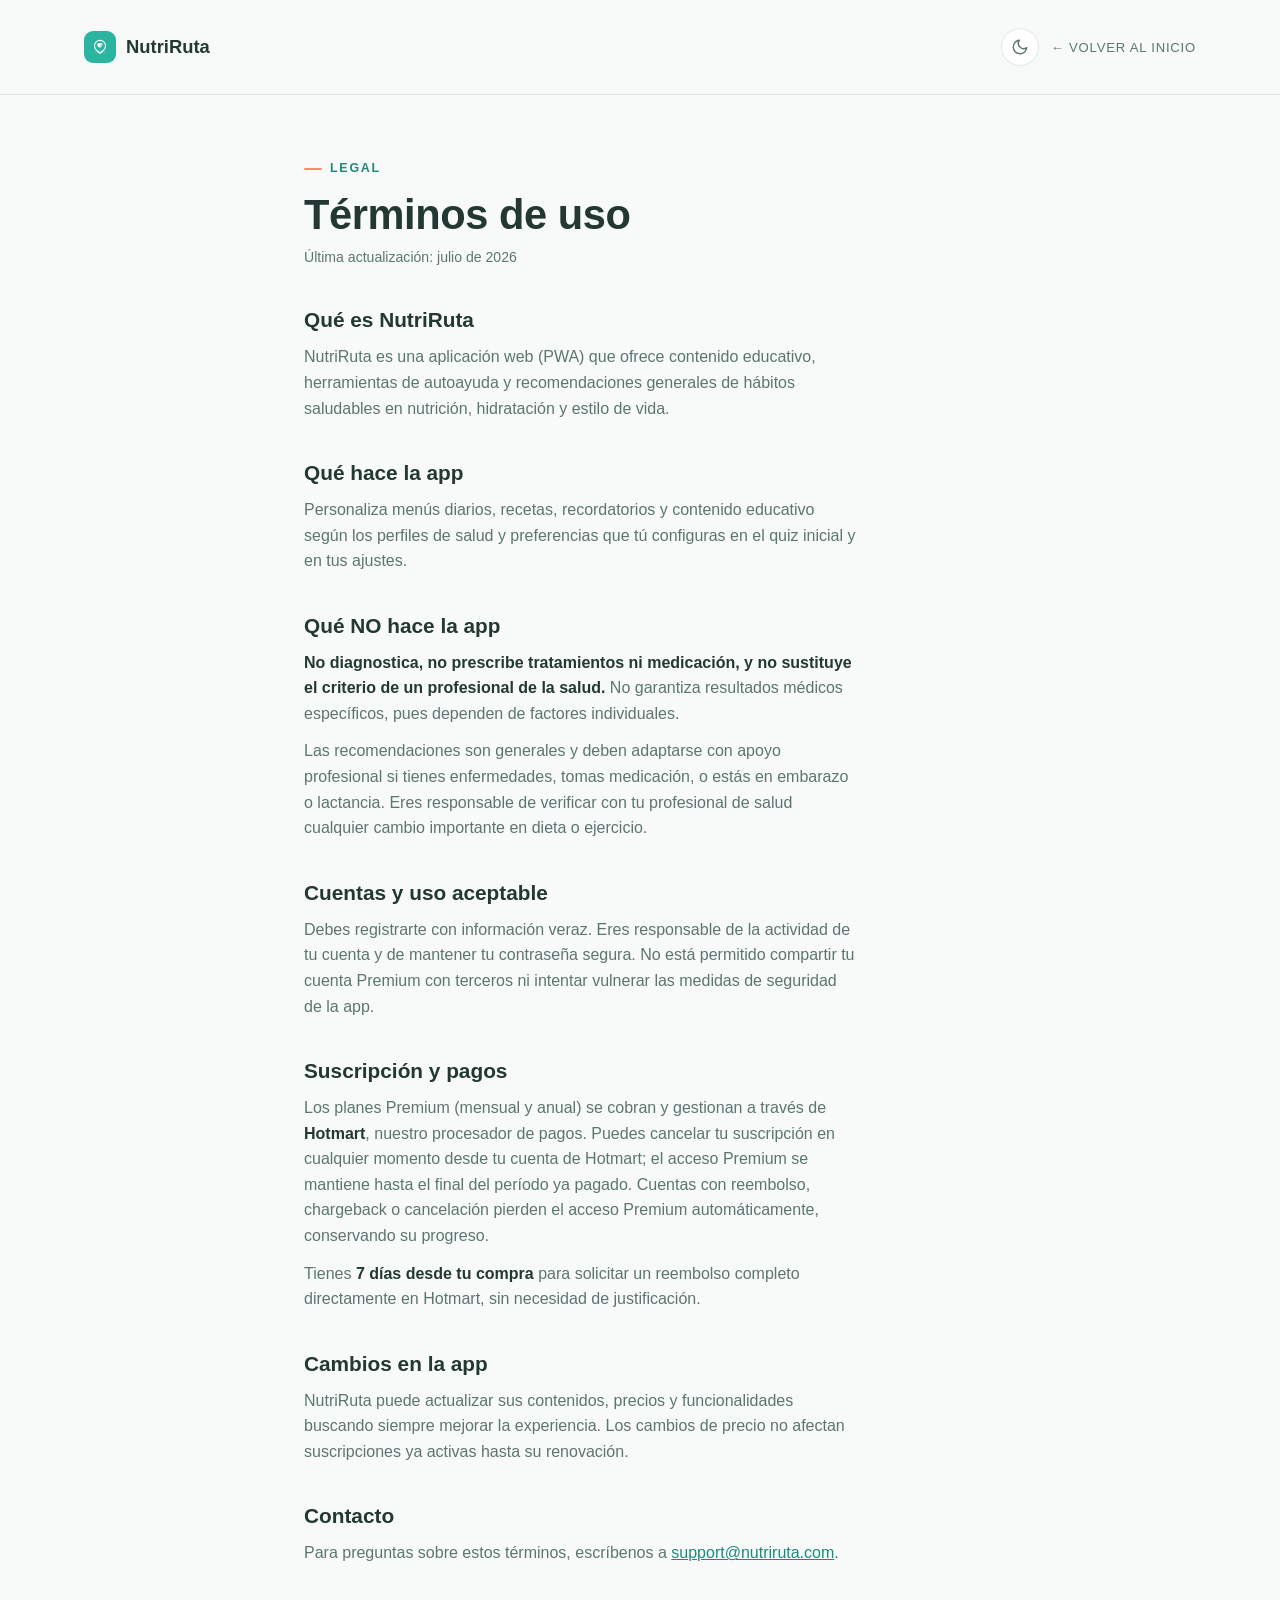
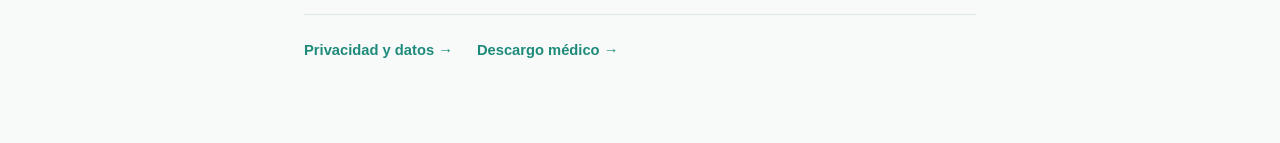
<file: terminos.html>
<!DOCTYPE html>
<html lang="es">
<head>
<meta charset="UTF-8">
<meta name="viewport" content="width=device-width, initial-scale=1">
<title>Términos de uso — NutriRuta</title>
<meta name="description" content="Términos de uso de NutriRuta: qué hace la app, qué no hace, y las condiciones de tu suscripción.">
<meta name="robots" content="index, follow">
<link rel="canonical" href="https://nutriruta.com/terminos.html">
<meta name="theme-color" content="#2BB5A0">
<link rel="icon" type="image/svg+xml" href="./images/icon.svg">
<link rel="alternate icon" href="./images/icon-192.png">
<script>
  try {
    document.documentElement.setAttribute('data-theme', localStorage.getItem('nutriruta-theme') || 'light');
  } catch (e) {
    document.documentElement.setAttribute('data-theme', 'light');
  }
</script>
<link rel="stylesheet" href="./css/styles.css">
<link rel="stylesheet" href="./css/legal.css">
</head>
<body>

<header class="legal-header">
  <div class="wrap">
    <a href="./index.html" class="brand">
      <span class="brand-mark"><svg viewBox="0 0 512 512"><defs><linearGradient id="nrleaf" x1="0" y1="0" x2="0.4" y2="1"><stop offset="0" stop-color="#7CC96A"/><stop offset="1" stop-color="#3E9E52"/></linearGradient></defs><rect width="512" height="512" rx="112" fill="#2BB5A0"/><g fill="none" stroke="#FFFFFF" stroke-opacity="0.28" stroke-width="13"><ellipse cx="256" cy="396" rx="148" ry="36"/><ellipse cx="256" cy="396" rx="86" ry="21"/></g><path d="M256 68 C168 68 100 136 100 222 C100 316 202 398 256 434 C310 398 412 316 412 222 C412 136 344 68 256 68 Z" fill="none" stroke="#FFFFFF" stroke-width="30" stroke-linejoin="round"/><g transform="translate(252 210) scale(0.55) translate(-256 -288)"><path d="M256 416c-72-48-136-102-136-176 0-45 34-80 78-80 28 0 48 13 58 32 10-19 30-32 58-32 44 0 78 35 78 80 0 74-64 128-136 176z" fill="#FFFFFF"/></g><g transform="translate(288 210) rotate(35)"><path d="M0 -40 C26 -24 28 10 0 40 C-28 10 -26 -24 0 -40 Z" fill="url(#nrleaf)"/><path d="M0 36 L-9 60" stroke="#3E9E52" stroke-width="7" stroke-linecap="round" fill="none"/><path d="M0 -30 L0 32 M0 -16 L13 -25 M0 -16 L-13 -25 M0 2 L15 -7 M0 2 L-15 -7 M0 18 L12 9 M0 18 L-12 9" stroke="#FFFFFF" stroke-width="3.5" fill="none" stroke-linecap="round"/></g></svg></span>
      NutriRuta
    </a>
    <div class="nav-right">
      <button class="theme-toggle" id="themeToggle" type="button" aria-label="Cambiar a modo oscuro">
        <svg class="icon-moon" viewBox="0 0 24 24" fill="none" stroke="currentColor" stroke-width="1.8" stroke-linecap="round" stroke-linejoin="round"><path d="M21 12.79A9 9 0 1 1 11.21 3 7 7 0 0 0 21 12.79z"/></svg>
        <svg class="icon-sun" viewBox="0 0 24 24" fill="none" stroke="currentColor" stroke-width="1.8" stroke-linecap="round" stroke-linejoin="round"><circle cx="12" cy="12" r="4"/><path d="M12 2v2M12 20v2M4.93 4.93l1.41 1.41M17.66 17.66l1.41 1.41M2 12h2M20 12h2M6.34 17.66l-1.41 1.41M19.07 4.93l-1.41 1.41"/></svg>
      </button>
      <a class="legal-back" href="./index.html">← Volver al inicio</a>
    </div>
  </div>
</header>

<main class="legal-main">
  <div class="wrap">
    <span class="eyebrow">Legal</span>
    <h1>Términos de uso</h1>
    <p class="legal-updated">Última actualización: julio de 2026</p>

    <div class="legal-body">
      <h2>Qué es NutriRuta</h2>
      <p>NutriRuta es una aplicación web (PWA) que ofrece contenido educativo, herramientas de autoayuda y recomendaciones generales de hábitos saludables en nutrición, hidratación y estilo de vida.</p>

      <h2>Qué hace la app</h2>
      <p>Personaliza menús diarios, recetas, recordatorios y contenido educativo según los perfiles de salud y preferencias que tú configuras en el quiz inicial y en tus ajustes.</p>

      <h2>Qué NO hace la app</h2>
      <p><strong>No diagnostica, no prescribe tratamientos ni medicación, y no sustituye el criterio de un profesional de la salud.</strong> No garantiza resultados médicos específicos, pues dependen de factores individuales.</p>
      <p>Las recomendaciones son generales y deben adaptarse con apoyo profesional si tienes enfermedades, tomas medicación, o estás en embarazo o lactancia. Eres responsable de verificar con tu profesional de salud cualquier cambio importante en dieta o ejercicio.</p>

      <h2>Cuentas y uso aceptable</h2>
      <p>Debes registrarte con información veraz. Eres responsable de la actividad de tu cuenta y de mantener tu contraseña segura. No está permitido compartir tu cuenta Premium con terceros ni intentar vulnerar las medidas de seguridad de la app.</p>

      <h2>Suscripción y pagos</h2>
      <p>Los planes Premium (mensual y anual) se cobran y gestionan a través de <strong>Hotmart</strong>, nuestro procesador de pagos. Puedes cancelar tu suscripción en cualquier momento desde tu cuenta de Hotmart; el acceso Premium se mantiene hasta el final del período ya pagado. Cuentas con reembolso, chargeback o cancelación pierden el acceso Premium automáticamente, conservando su progreso.</p>
      <p>Tienes <strong>7 días desde tu compra</strong> para solicitar un reembolso completo directamente en Hotmart, sin necesidad de justificación.</p>

      <h2>Cambios en la app</h2>
      <p>NutriRuta puede actualizar sus contenidos, precios y funcionalidades buscando siempre mejorar la experiencia. Los cambios de precio no afectan suscripciones ya activas hasta su renovación.</p>

      <h2>Contacto</h2>
      <p>Para preguntas sobre estos términos, escríbenos a <a href="mailto:support@nutriruta.com" style="color:var(--route-deep)">support@nutriruta.com</a>.</p>
    </div>

    <div class="legal-nav">
      <a href="./privacidad.html">Privacidad y datos →</a>
      <a href="./descargo.html">Descargo médico →</a>
    </div>
  </div>
</main>

<script src="./js/script.js"></script>
</body>
</html>
</file>
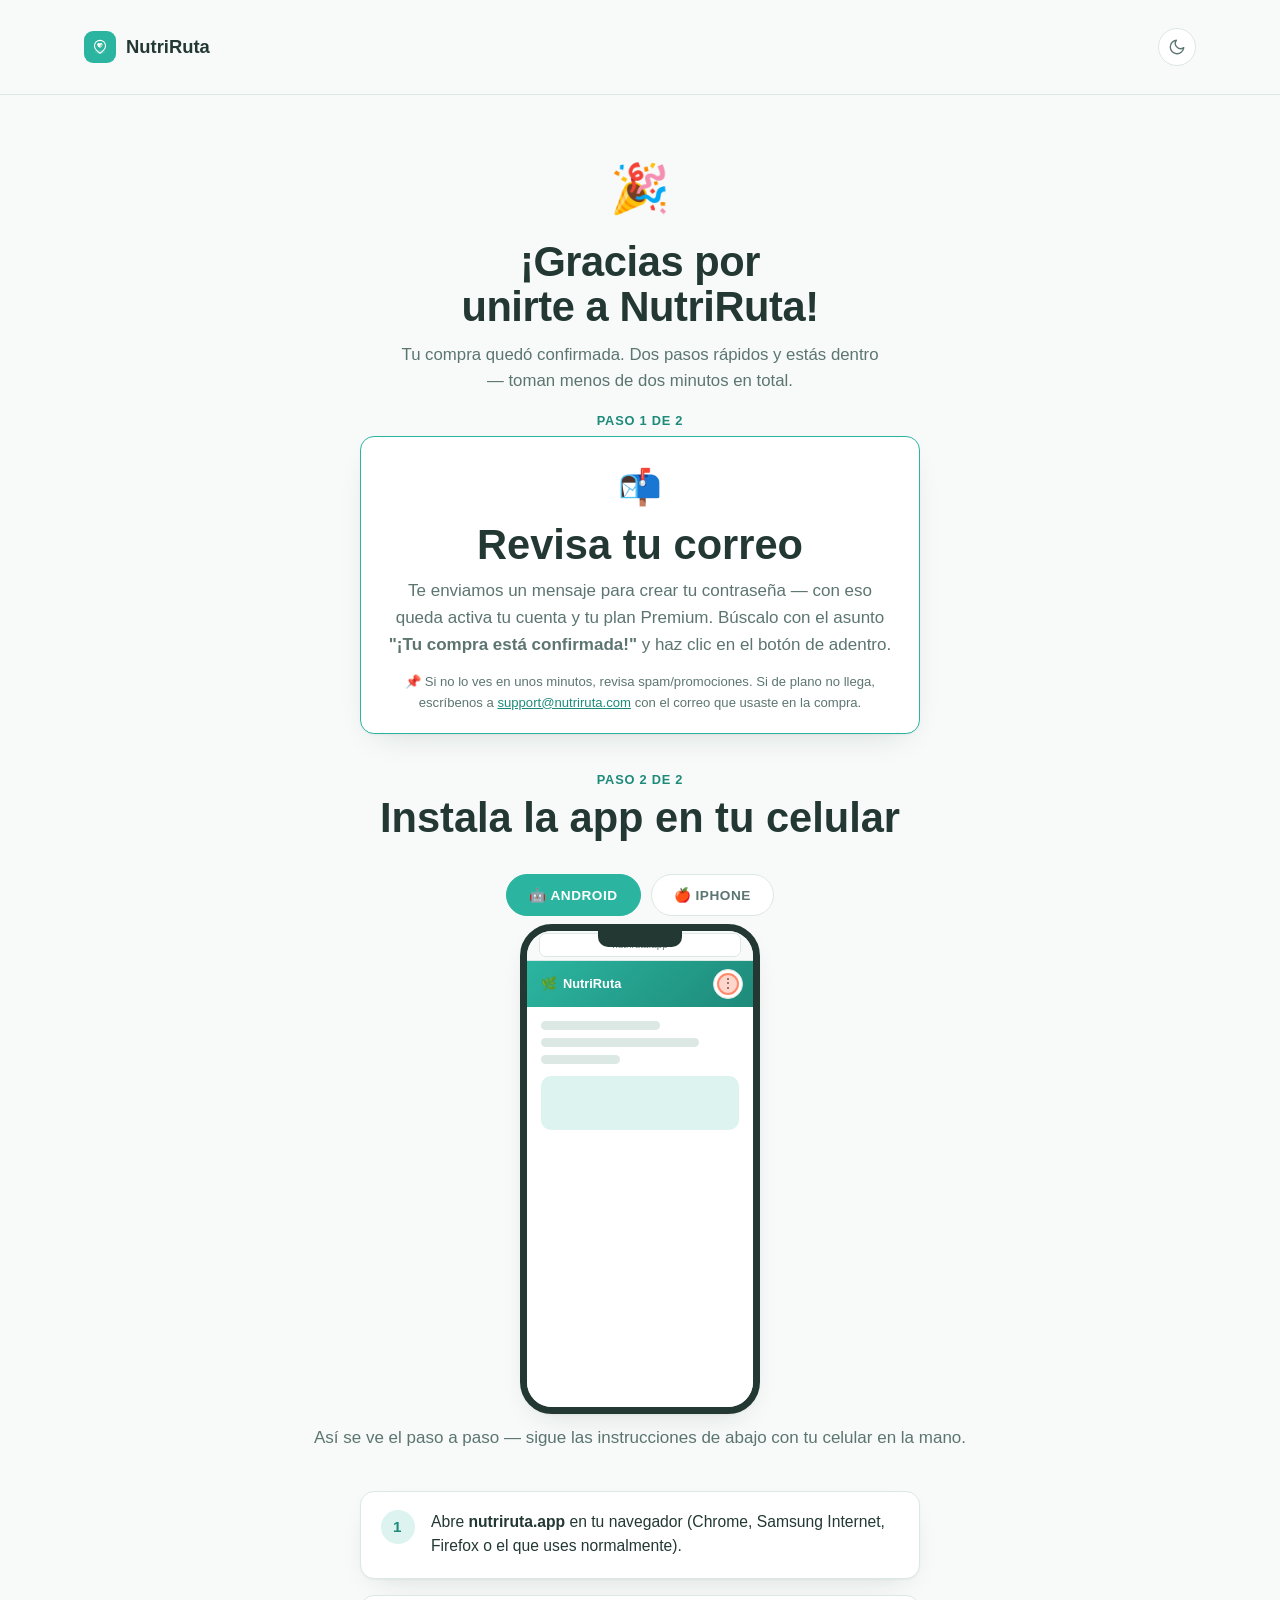
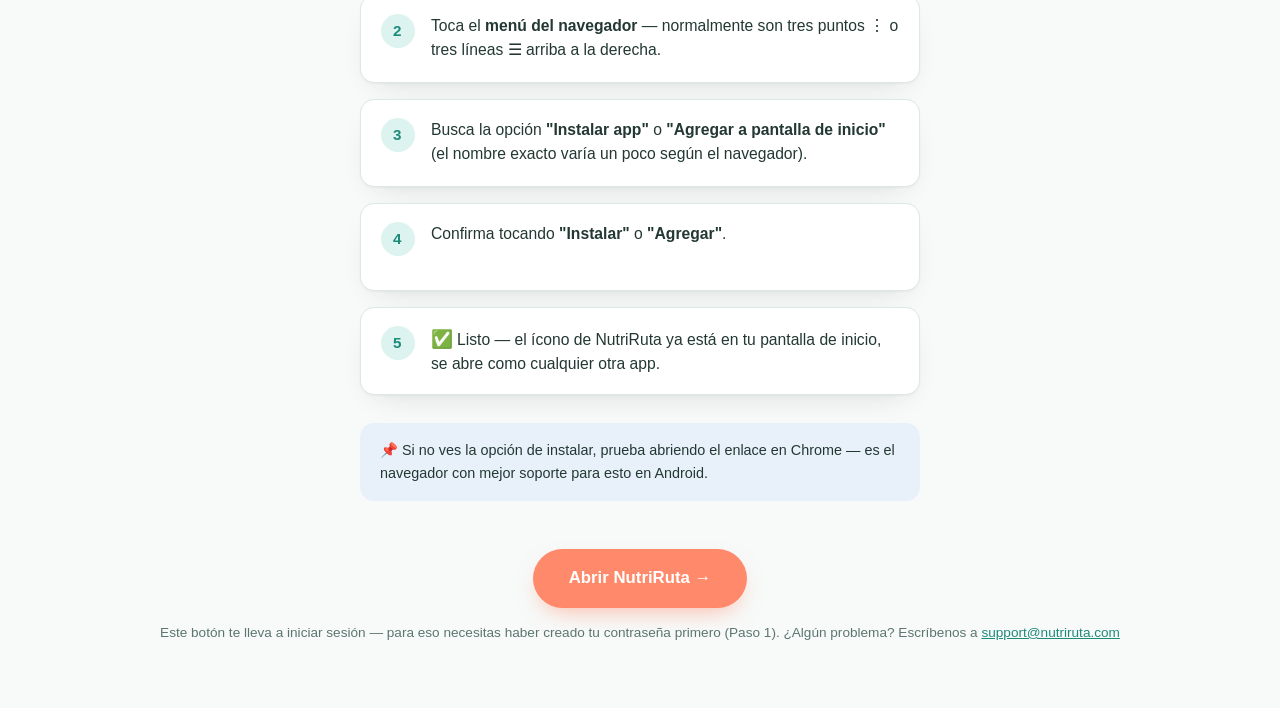
<file: welcome.html>
<!DOCTYPE html>
<html lang="es">
<head>
<meta charset="UTF-8">
<meta name="viewport" content="width=device-width, initial-scale=1">
<title>¡Ya eres parte de NutriRuta! Instala tu app</title>
<meta name="description" content="Un último paso: instala NutriRuta en tu celular. Guía rápida para Android e iPhone.">
<meta name="robots" content="noindex, nofollow">
<link rel="canonical" href="https://nutriruta.com/welcome">
<meta name="theme-color" content="#2BB5A0">
<link rel="icon" type="image/svg+xml" href="./images/icon.svg">
<link rel="alternate icon" href="./images/icon-192.png">
<script>
  try {
    document.documentElement.setAttribute('data-theme', localStorage.getItem('nutriruta-theme') || 'light');
  } catch (e) {
    document.documentElement.setAttribute('data-theme', 'light');
  }
</script>
<link rel="stylesheet" href="./css/styles.css">
<link rel="stylesheet" href="./css/legal.css">
<style>
  .welcome-hero { padding: 56px 0 8px; text-align: center; }
  .welcome-hero .wrap { max-width: 640px; }
  .welcome-hero .badge { font-size: 3rem; margin-bottom: 12px; }
  .welcome-hero h1 { font-family: var(--font-display); font-size: clamp(1.9rem, 5vw, 2.6rem); margin-bottom: 12px; text-wrap: balance; }
  .welcome-hero p { color: var(--ink-soft); font-size: 1.05rem; max-width: 52ch; margin: 0 auto; }

  .platform-tabs { display: flex; gap: 10px; justify-content: center; margin: 32px 0 8px; }
  .platform-tab {
    font-family: var(--font-signage); font-size: 0.85rem; letter-spacing: 0.04em; text-transform: uppercase;
    padding: 12px 22px; border-radius: 999px; border: 1.5px solid var(--line); background: var(--paper-raised);
    color: var(--ink-soft); cursor: pointer; font-weight: 700;
  }
  .platform-tab.active { background: var(--route); border-color: var(--route); color: #fff; }

  .steps-panel { display: none; padding: 36px 0 8px; }
  .steps-panel.active { display: block; }
  .step-list { display: flex; flex-direction: column; gap: 16px; max-width: 560px; margin: 0 auto; }
  .step-card {
    display: flex; gap: 16px; align-items: flex-start; background: var(--paper-raised);
    border: 1px solid var(--line); border-radius: var(--radius-md); padding: 18px 20px; box-shadow: var(--shadow);
  }
  .step-num {
    flex-shrink: 0; width: 34px; height: 34px; border-radius: 50%; background: var(--route-tint); color: var(--route-deep);
    display: flex; align-items: center; justify-content: center; font-weight: 800; font-size: 0.95rem;
  }
  .step-card p { margin: 0; color: var(--ink); font-size: 0.98rem; line-height: 1.5; }
  .step-card .icon { font-size: 1.1rem; margin-right: 4px; }

  .welcome-note {
    max-width: 560px; margin: 28px auto 0; padding: 16px 20px; border-radius: var(--radius-md);
    background: var(--sky-tint); color: var(--ink); font-size: 0.9rem; text-align: left;
  }

  .welcome-cta { text-align: center; padding: 40px 0 64px; }
  .welcome-cta .btn { font-size: 1.05rem; padding: 16px 36px; }
  .welcome-cta p.small { color: var(--ink-soft); margin-top: 14px; font-size: 0.85rem; }

  .step-order { padding: 8px 0 36px; }
  .email-step {
    max-width: 560px; margin: 0 auto; background: var(--paper-raised); border: 1.5px solid var(--route);
    border-radius: var(--radius-md); padding: 22px 22px 20px; box-shadow: var(--shadow); text-align: center;
  }
  .email-step .icon { font-size: 2.2rem; margin-bottom: 6px; }
  .email-step h2 { margin: 0 0 8px; }
  .email-step p { margin: 0; color: var(--ink-soft); }
  .email-step .fine { font-size: 0.82rem; margin-top: 12px; }
  .section-kicker {
    text-align: center; font-family: var(--font-signage); font-size: 0.8rem; letter-spacing: 0.06em;
    text-transform: uppercase; color: var(--route-deep); font-weight: 700; margin: 0 0 4px;
  }
  .section-title { text-align: center; margin: 0 0 20px; }

  /* ============ Mockup animado del celular ============ */
  .phone-wrap { display: flex; flex-direction: column; align-items: center; margin: 8px 0 4px; }
  .phone-mock {
    width: 240px; height: 490px; border-radius: 32px; border: 7px solid var(--ink);
    background: var(--paper-raised); position: relative; overflow: hidden; box-shadow: var(--shadow);
  }
  .phone-mock::before {
    content: ''; position: absolute; top: 0; left: 50%; transform: translateX(-50%);
    width: 84px; height: 16px; background: var(--ink); border-radius: 0 0 10px 10px; z-index: 6;
  }
  .phone-browser-bar {
    height: 30px; background: var(--paper); border-bottom: 1px solid var(--line);
    display: flex; align-items: center; padding: 0 12px; gap: 6px;
  }
  .phone-browser-bar .url {
    flex: 1; background: var(--paper-raised); border: 1px solid var(--line); border-radius: 7px;
    padding: 3px 8px; font-size: 0.62rem; color: var(--ink-soft); text-align: center;
  }
  .phone-screen { position: relative; height: calc(100% - 30px); overflow: hidden; background: var(--paper-raised); }
  .app-mock-header { height: 46px; background: linear-gradient(135deg, var(--route), var(--route-deep)); display: flex; align-items: center; padding: 0 14px; color: #fff; font-weight: 700; font-size: 0.8rem; gap: 6px; }
  .app-mock-body { padding: 14px; display: flex; flex-direction: column; gap: 8px; }
  .app-mock-line { height: 9px; border-radius: 5px; background: var(--line); }
  .app-mock-line.w60 { width: 60%; } .app-mock-line.w80 { width: 80%; } .app-mock-line.w40 { width: 40%; }
  .app-mock-card { height: 54px; border-radius: 10px; background: var(--route-tint); margin-top: 4px; }

  .tap-target {
    position: absolute; width: 30px; height: 30px; border-radius: 50%;
    display: flex; align-items: center; justify-content: center; font-size: 0.85rem;
    background: var(--paper-raised); border: 1.5px solid var(--line); color: var(--ink);
  }
  .menu-icon { top: 8px; right: 10px; }
  .phone-mock[data-platform="ios"] .menu-icon { display: none; }
  .share-icon { bottom: 8px; left: 50%; transform: translateX(-50%); }
  .phone-mock[data-platform="android"] .share-icon { display: none; }

  .finger {
    position: absolute; width: 22px; height: 22px; border-radius: 50%;
    background: rgba(255,138,107,0.35); border: 2px solid var(--ember);
    animation: fingerTap 8s infinite;
  }
  .menu-finger { top: 12px; right: 14px; }
  .phone-mock[data-platform="ios"] .menu-finger { display: none; }
  .share-finger { bottom: 12px; left: 50%; margin-left: -11px; }
  .phone-mock[data-platform="android"] .share-finger { display: none; }
  @keyframes fingerTap {
    0%, 8% { opacity: 0; transform: scale(0.6); }
    10% { opacity: 1; transform: scale(1); }
    16% { opacity: 1; transform: scale(0.85); }
    20%, 100% { opacity: 0; transform: scale(0.6); }
  }

  .dropdown-menu {
    position: absolute; top: 40px; right: 10px; width: 150px; background: var(--paper-raised);
    border: 1px solid var(--line); border-radius: 10px; box-shadow: var(--shadow); padding: 6px;
    opacity: 0; animation: sceneFade 8s infinite;
  }
  .phone-mock[data-platform="ios"] .dropdown-menu { top: auto; bottom: 40px; left: 50%; right: auto; transform: translateX(-50%); }
  .dropdown-item { padding: 8px 10px; font-size: 0.72rem; border-radius: 7px; color: var(--ink-soft); }
  .dropdown-item.hl { background: var(--route-tint); color: var(--route-deep); font-weight: 700; animation: pulseHl 8s infinite; }
  @keyframes sceneFade {
    0%, 20% { opacity: 0; } 24%, 46% { opacity: 1; } 50%, 100% { opacity: 0; }
  }
  @keyframes pulseHl {
    0%, 26% { box-shadow: 0 0 0 0 rgba(43,181,160,0); } 30% { box-shadow: 0 0 0 5px rgba(43,181,160,0.18); } 34%, 100% { box-shadow: 0 0 0 0 rgba(43,181,160,0); }
  }

  .confirm-sheet {
    position: absolute; left: 12px; right: 12px; bottom: 14px; background: var(--paper-raised);
    border: 1px solid var(--line); border-radius: 14px; box-shadow: var(--shadow); padding: 14px;
    text-align: center; opacity: 0; animation: sceneFade2 8s infinite;
  }
  .confirm-sheet .t { font-size: 0.78rem; font-weight: 700; color: var(--ink); margin-bottom: 10px; }
  .confirm-sheet .b { display: inline-block; padding: 7px 20px; border-radius: 999px; background: var(--route); color: #fff; font-size: 0.74rem; font-weight: 700; animation: pulseHl2 8s infinite; }
  @keyframes sceneFade2 {
    0%, 45% { opacity: 0; } 49%, 71% { opacity: 1; } 75%, 100% { opacity: 0; }
  }
  @keyframes pulseHl2 {
    0%, 51% { box-shadow: 0 0 0 0 rgba(43,181,160,0); } 55% { box-shadow: 0 0 0 6px rgba(43,181,160,0.22); } 59%, 100% { box-shadow: 0 0 0 0 rgba(43,181,160,0); }
  }

  .home-scene {
    position: absolute; inset: 0; background: var(--paper-raised); opacity: 0; animation: sceneFade3 8s infinite;
    display: flex; flex-direction: column; align-items: center; justify-content: center; gap: 10px;
  }
  .home-scene .icon-pop {
    width: 56px; height: 56px; border-radius: 16px; background: linear-gradient(135deg, var(--route), var(--route-deep));
    display: flex; align-items: center; justify-content: center; font-size: 1.6rem;
    animation: popIn 8s infinite;
  }
  .home-scene .label { font-size: 0.72rem; font-weight: 700; color: var(--ink); }
  .home-scene .check { font-size: 0.9rem; color: var(--route-deep); opacity: 0; animation: sceneFade3b 8s infinite; }
  @keyframes sceneFade3 {
    0%, 73% { opacity: 0; } 77%, 100% { opacity: 1; }
  }
  @keyframes sceneFade3b {
    0%, 82% { opacity: 0; transform: scale(0.5); } 86% { opacity: 1; transform: scale(1.15); } 90%, 100% { opacity: 1; transform: scale(1); }
  }
  @keyframes popIn {
    0%, 76% { transform: scale(0); } 80% { transform: scale(1.15); } 84%, 100% { transform: scale(1); }
  }

  @media (prefers-reduced-motion: reduce) {
    .finger, .dropdown-menu, .confirm-sheet, .home-scene, .home-scene .icon-pop, .home-scene .check { animation: none !important; }
    .home-scene { opacity: 1; position: static; margin-top: 10px; }
    .home-scene .icon-pop, .home-scene .check { opacity: 1; transform: none; }
  }
</style>
</head>
<body>

<header class="legal-header">
  <div class="wrap">
    <a href="./index.html" class="brand">
      <span class="brand-mark"><svg viewBox="0 0 512 512"><defs><linearGradient id="nrleaf" x1="0" y1="0" x2="0.4" y2="1"><stop offset="0" stop-color="#7CC96A"/><stop offset="1" stop-color="#3E9E52"/></linearGradient></defs><rect width="512" height="512" rx="112" fill="#2BB5A0"/><g fill="none" stroke="#FFFFFF" stroke-opacity="0.28" stroke-width="13"><ellipse cx="256" cy="396" rx="148" ry="36"/><ellipse cx="256" cy="396" rx="86" ry="21"/></g><path d="M256 68 C168 68 100 136 100 222 C100 316 202 398 256 434 C310 398 412 316 412 222 C412 136 344 68 256 68 Z" fill="none" stroke="#FFFFFF" stroke-width="30" stroke-linejoin="round"/><g transform="translate(252 210) scale(0.55) translate(-256 -288)"><path d="M256 416c-72-48-136-102-136-176 0-45 34-80 78-80 28 0 48 13 58 32 10-19 30-32 58-32 44 0 78 35 78 80 0 74-64 128-136 176z" fill="#FFFFFF"/></g><g transform="translate(288 210) rotate(35)"><path d="M0 -40 C26 -24 28 10 0 40 C-28 10 -26 -24 0 -40 Z" fill="url(#nrleaf)"/><path d="M0 36 L-9 60" stroke="#3E9E52" stroke-width="7" stroke-linecap="round" fill="none"/><path d="M0 -30 L0 32 M0 -16 L13 -25 M0 -16 L-13 -25 M0 2 L15 -7 M0 2 L-15 -7 M0 18 L12 9 M0 18 L-12 9" stroke="#FFFFFF" stroke-width="3.5" fill="none" stroke-linecap="round"/></g></svg></span>
      NutriRuta
    </a>
    <div class="nav-right">
      <button class="theme-toggle" id="themeToggle" type="button" aria-label="Cambiar a modo oscuro">
        <svg class="icon-moon" viewBox="0 0 24 24" fill="none" stroke="currentColor" stroke-width="1.8" stroke-linecap="round" stroke-linejoin="round"><path d="M21 12.79A9 9 0 1 1 11.21 3 7 7 0 0 0 21 12.79z"/></svg>
        <svg class="icon-sun" viewBox="0 0 24 24" fill="none" stroke="currentColor" stroke-width="1.8" stroke-linecap="round" stroke-linejoin="round"><circle cx="12" cy="12" r="4"/><path d="M12 2v2M12 20v2M4.93 4.93l1.41 1.41M17.66 17.66l1.41 1.41M2 12h2M20 12h2M6.34 17.66l-1.41 1.41M19.07 4.93l-1.41 1.41"/></svg>
      </button>
    </div>
  </div>
</header>

<main>
  <section class="welcome-hero">
    <div class="wrap">
      <div class="badge">🎉</div>
      <h1>¡Gracias por unirte a NutriRuta!</h1>
      <p>Tu compra quedó confirmada. Dos pasos rápidos y estás dentro — toman menos de dos minutos en total.</p>
    </div>
  </section>

  <div class="wrap step-order">
    <p class="section-kicker">Paso 1 de 2</p>
    <div class="email-step">
      <div class="icon">📬</div>
      <h2>Revisa tu correo</h2>
      <p>Te enviamos un mensaje para crear tu contraseña — con eso queda activa tu cuenta y tu plan Premium. Búscalo con el asunto <strong>"¡Tu compra está confirmada!"</strong> y haz clic en el botón de adentro.</p>
      <p class="fine" style="color:var(--ink-soft)">📌 Si no lo ves en unos minutos, revisa spam/promociones. Si de plano no llega, escríbenos a <a href="mailto:support@nutriruta.com" style="color:var(--route-deep)">support@nutriruta.com</a> con el correo que usaste en la compra.</p>
    </div>
  </div>

  <div class="wrap">
    <p class="section-kicker">Paso 2 de 2</p>
    <h2 class="section-title">Instala la app en tu celular</h2>
    <div class="platform-tabs">
      <button class="platform-tab active" data-platform="android">🤖 Android</button>
      <button class="platform-tab" data-platform="ios">🍎 iPhone</button>
    </div>

    <div class="phone-wrap">
      <div class="phone-mock" id="phoneMock" data-platform="android">
        <div class="phone-browser-bar"><div class="url">nutriruta.app</div></div>
        <div class="phone-screen">
          <div class="app-mock-header"><span>🌿</span><span>NutriRuta</span></div>
          <div class="app-mock-body">
            <div class="app-mock-line w60"></div>
            <div class="app-mock-line w80"></div>
            <div class="app-mock-line w40"></div>
            <div class="app-mock-card"></div>
          </div>

          <div class="tap-target menu-icon">⋮</div>
          <div class="tap-target share-icon">⬆️</div>
          <div class="finger menu-finger"></div>
          <div class="finger share-finger"></div>

          <div class="dropdown-menu">
            <div class="dropdown-item">Nueva pestaña</div>
            <div class="dropdown-item hl">Instalar app</div>
            <div class="dropdown-item">Compartir</div>
          </div>

          <div class="confirm-sheet">
            <div class="t">¿Instalar NutriRuta?</div>
            <div class="b">Instalar</div>
          </div>

          <div class="home-scene">
            <div class="icon-pop">🌿</div>
            <div class="label">NutriRuta</div>
            <div class="check">✅ Instalada</div>
          </div>
        </div>
      </div>
      <p class="small" style="color:var(--ink-soft); margin-top:10px">Así se ve el paso a paso — sigue las instrucciones de abajo con tu celular en la mano.</p>
    </div>
  </div>

  <section class="steps-panel active" id="panel-android">
    <div class="wrap">
      <div class="step-list">
        <div class="step-card"><span class="step-num">1</span><p>Abre <strong>nutriruta.app</strong> en tu navegador (Chrome, Samsung Internet, Firefox o el que uses normalmente).</p></div>
        <div class="step-card"><span class="step-num">2</span><p>Toca el <strong>menú del navegador</strong> — normalmente son tres puntos ⋮ o tres líneas ☰ arriba a la derecha.</p></div>
        <div class="step-card"><span class="step-num">3</span><p>Busca la opción <strong>"Instalar app"</strong> o <strong>"Agregar a pantalla de inicio"</strong> (el nombre exacto varía un poco según el navegador).</p></div>
        <div class="step-card"><span class="step-num">4</span><p>Confirma tocando <strong>"Instalar"</strong> o <strong>"Agregar"</strong>.</p></div>
        <div class="step-card"><span class="step-num">5</span><p><span class="icon">✅</span>Listo — el ícono de NutriRuta ya está en tu pantalla de inicio, se abre como cualquier otra app.</p></div>
      </div>
      <div class="welcome-note">📌 Si no ves la opción de instalar, prueba abriendo el enlace en Chrome — es el navegador con mejor soporte para esto en Android.</div>
    </div>
  </section>

  <section class="steps-panel" id="panel-ios">
    <div class="wrap">
      <div class="step-list">
        <div class="step-card"><span class="step-num">1</span><p>Abre <strong>nutriruta.app</strong> con <strong>Safari</strong> — tiene que ser Safari, no funciona desde Chrome ni otros navegadores en iPhone.</p></div>
        <div class="step-card"><span class="step-num">2</span><p>Toca el ícono de <strong>Compartir</strong> (el cuadrado con la flecha hacia arriba, abajo al centro de la pantalla).</p></div>
        <div class="step-card"><span class="step-num">3</span><p>Desliza hacia abajo en el menú y toca <strong>"Agregar a Inicio"</strong>.</p></div>
        <div class="step-card"><span class="step-num">4</span><p>Toca <strong>"Agregar"</strong> arriba a la derecha.</p></div>
        <div class="step-card"><span class="step-num">5</span><p><span class="icon">✅</span>Listo — el ícono de NutriRuta ya está en tu pantalla de inicio, se abre como cualquier otra app.</p></div>
      </div>
      <div class="welcome-note">📌 En iPhone, este paso es la única forma de tener el ícono y las notificaciones — no está en la App Store porque es una app web instalable, no una app tradicional.</div>
    </div>
  </section>

  <section class="welcome-cta">
    <div class="wrap">
      <a class="btn btn-ember" href="https://nutriruta.app">Abrir NutriRuta →</a>
      <p class="small">Este botón te lleva a iniciar sesión — para eso necesitas haber creado tu contraseña primero (Paso 1). ¿Algún problema? Escríbenos a <a href="mailto:support@nutriruta.com" style="color:var(--route-deep)">support@nutriruta.com</a></p>
    </div>
  </section>
</main>

<script src="./js/script.js"></script>
<script>
  const phoneMock = document.getElementById('phoneMock');
  const dropdownHl = phoneMock.querySelector('.dropdown-item.hl');
  const confirmBtn = phoneMock.querySelector('.confirm-sheet .b');

  function setPhonePlatform(platform) {
    phoneMock.dataset.platform = platform;
    if (platform === 'ios') {
      dropdownHl.textContent = 'Agregar a Inicio';
      confirmBtn.textContent = 'Agregar';
    } else {
      dropdownHl.textContent = 'Instalar app';
      confirmBtn.textContent = 'Instalar';
    }
  }

  document.querySelectorAll('.platform-tab').forEach((tab) => {
    tab.addEventListener('click', () => {
      document.querySelectorAll('.platform-tab').forEach((t) => t.classList.remove('active'));
      document.querySelectorAll('.steps-panel').forEach((p) => p.classList.remove('active'));
      tab.classList.add('active');
      document.getElementById('panel-' + tab.dataset.platform).classList.add('active');
      setPhonePlatform(tab.dataset.platform);
    });
  });
</script>
</body>
</html>
</file>
<file: css/styles.css>
/* ============================================================
   NutriRuta — landing page
   Concepto: la marca se llama "Ruta". La página se organiza como
   un sendero: una línea de recorrido abre el hero y reaparece,
   literal, como la línea de tiempo de las 12 semanas — el único
   momento gráfico "fuerte" de la página. Todo lo demás es editorial
   y tranquilo.
   ============================================================ */

:root {
  /* --- Color: continuidad con la app (verde agua / coral / azul),
     pero con neutros con sesgo de matiz, no gris puro. --- */
  --paper: #F7FAF9;
  --paper-raised: #FFFFFF;
  --ink: #233833;        /* idéntico a --ink de la app */
  --ink-soft: #5C7570;
  --route: #2BB5A0;      /* verde agua — el color con más peso */
  --route-deep: #1E8A7A;
  --route-tint: #DCF3EF;
  --ember: #FF8A6B;      /* coral — idéntico a --accent de la app */
  --ember-tint: #FFE9E2;
  --sky: #6FA8DC;
  --sky-tint: #E8F1FA;
  --line: #DCE8E4;
  --shadow: 0 1px 2px rgba(20, 36, 30, 0.04), 0 12px 32px -16px rgba(20, 36, 30, 0.18);

  /* --- Tipografía: tres roles deliberados ---
     display: serif literaria y cálida (voz emocional)
     body:    sans humanista (lectura larga)
     signage: grotesca condensada tipo señal de carretera (el motivo "ruta") */
  --font-display: "Karla", -apple-system, "Segoe UI", "Helvetica Neue", Roboto, Arial, sans-serif;
  --font-body: "Karla", -apple-system, "Segoe UI", "Helvetica Neue", Roboto, Arial, sans-serif;
  --font-signage: "Bahnschrift", "Segoe UI Semibold", "Helvetica Neue Condensed", "Arial Narrow", sans-serif;

  --radius-lg: 20px;
  --radius-md: 14px;
  --container: 1160px;

  /* La franja de la Misión 12 semanas es un momento visual fijo:
     se mantiene oscura en ambos temas del sitio (no usa --ink/--paper,
     que se invierten entre claro/oscuro). */
  --mission-bg: #16241F;
  --mission-ink: #F7FAF9;
  --mission-ink-soft: #A9C2BC;
}

@media (prefers-color-scheme: dark) {
  :root {
    --paper: #0E1B18;
    --paper-raised: #142622;
    --ink: #EAF3F0;
    --ink-soft: #9FB8B2;
    --route: #4FD6BE;
    --route-deep: #7CE6D2;
    --route-tint: #163A34;
    --ember: #FF8266;
    --ember-tint: #3A2019;
    --sky: #8FC1EE;
    --sky-tint: #17242E;
    --line: #22362F;
    --shadow: 0 1px 2px rgba(0, 0, 0, 0.3), 0 20px 40px -20px rgba(0, 0, 0, 0.6);
  }
}
:root[data-theme="dark"] {
  --paper: #0E1B18; --paper-raised: #142622; --ink: #EAF3F0; --ink-soft: #9FB8B2;
  --route: #4FD6BE; --route-deep: #7CE6D2; --route-tint: #163A34;
  --ember: #FF8266; --ember-tint: #3A2019; --sky: #8FC1EE; --sky-tint: #17242E;
  --line: #22362F; --shadow: 0 1px 2px rgba(0,0,0,.3), 0 20px 40px -20px rgba(0,0,0,.6);
}
:root[data-theme="light"] {
  --paper: #F7FAF9; --paper-raised: #FFFFFF; --ink: #233833; --ink-soft: #5C7570;
  --route: #2BB5A0; --route-deep: #1E8A7A; --route-tint: #DCF3EF;
  --ember: #FF8A6B; --ember-tint: #FFE9E2; --sky: #6FA8DC; --sky-tint: #E8F1FA;
  --line: #DCE8E4; --shadow: 0 1px 2px rgba(20,36,30,.04), 0 12px 32px -16px rgba(20,36,30,.18);
}

* { box-sizing: border-box; }
html { scroll-behavior: smooth; }
/* Barritas de scroll invisibles en toda la página -- sigue siendo
   scrolleable con el dedo/rueda, solo se oculta la barrita visual,
   igual que en la app. */
html, body, * { scrollbar-width: none; -ms-overflow-style: none; }
*::-webkit-scrollbar { display: none; }
@media (prefers-reduced-motion: reduce) {
  html { scroll-behavior: auto; }
  *, *::before, *::after { animation-duration: 0.01ms !important; animation-iteration-count: 1 !important; transition-duration: 0.01ms !important; scroll-behavior: auto !important; }
}

body {
  margin: 0;
  background: var(--paper);
  color: var(--ink);
  font-family: var(--font-body);
  font-size: 17px;
  line-height: 1.6;
  -webkit-font-smoothing: antialiased;
}

img { max-width: 100%; display: block; }
a { color: inherit; }

.wrap {
  max-width: var(--container);
  margin: 0 auto;
  padding: 0 24px;
}

h1, h2, h3 { font-family: var(--font-body); text-wrap: balance; color: var(--ink); margin: 0; }
h1 { font-size: clamp(2.4rem, 5.2vw, 4rem); line-height: 1.08; font-weight: 700; letter-spacing: -0.01em; }
h2 { font-size: clamp(1.8rem, 3.4vw, 2.6rem); line-height: 1.15; font-weight: 700; }
h3 { font-size: 1.28rem; line-height: 1.3; font-weight: 700; }
p { margin: 0; }
.prose p + p { margin-top: 14px; }
.measure { max-width: 62ch; }

.eyebrow {
  font-family: var(--font-signage);
  text-transform: uppercase;
  letter-spacing: 0.14em;
  font-size: 0.78rem;
  font-weight: 700;
  color: var(--route-deep);
  display: inline-flex;
  align-items: center;
  gap: 8px;
}
.eyebrow::before { content: ""; width: 18px; height: 2px; background: var(--ember); border-radius: 2px; }

section { padding: 88px 0; }
@media (max-width: 720px) { section { padding: 56px 0; } }

.band { background: var(--paper-raised); border-top: 1px solid var(--line); border-bottom: 1px solid var(--line); }

/* ---------- Nav ---------- */
.nav {
  position: sticky; top: 0; z-index: 40;
  background: color-mix(in srgb, var(--paper) 88%, transparent);
  backdrop-filter: blur(10px);
  border-bottom: 1px solid var(--line);
}
.nav .wrap { display: flex; align-items: center; justify-content: space-between; padding-top: 14px; padding-bottom: 14px; }
.brand { display: flex; align-items: center; gap: 10px; font-family: var(--font-display); font-weight: 700; font-size: 1.15rem; text-decoration: none; }
.brand-mark { width: 32px; height: 32px; border-radius: 9px; background: var(--route); display: flex; align-items: center; justify-content: center; flex: none; }
.brand-mark svg { width: 18px; height: 18px; }
/* "Ruta" del nombre, literal: al pasar el mouse se subraya con un
   trazo que se dibuja de izquierda a derecha, como el route-path del
   hero -- el mismo gesto gráfico, aplicado al nombre de la marca. */
.brand-ruta { position: relative; color: var(--route-deep); }
.brand-ruta::after {
  content: ""; position: absolute; left: 0; right: 0; bottom: -2px; height: 2px;
  background: var(--ember); border-radius: 2px; transform: scaleX(0); transform-origin: left;
  transition: transform 0.35s cubic-bezier(.4,0,.2,1);
}
.brand:hover .brand-ruta::after { transform: scaleX(1); }
@media (prefers-reduced-motion: reduce) { .brand-ruta::after { transition: none; } }
.nav-right { display: flex; align-items: center; gap: 12px; }
.nav .nav-cta { display: none; }
@media (min-width: 720px) { .nav .nav-cta { display: inline-flex; } }

/* ---------- Selector de tema ---------- */
.theme-toggle {
  display: inline-flex; align-items: center; justify-content: center;
  width: 38px; height: 38px; border-radius: 50%; flex: none;
  border: 1.5px solid var(--line); background: var(--paper-raised); color: var(--ink-soft);
  cursor: pointer; transition: border-color 0.15s ease, color 0.15s ease;
}
.theme-toggle:hover { border-color: var(--route); color: var(--route-deep); }
.theme-toggle svg { width: 18px; height: 18px; }
.theme-toggle .icon-sun { display: none; }
:root[data-theme="dark"] .theme-toggle .icon-sun { display: block; }
:root[data-theme="dark"] .theme-toggle .icon-moon { display: none; }

/* ---------- Buttons ---------- */
.btn {
  font-family: var(--font-body);
  font-weight: 700;
  font-size: 0.98rem;
  border-radius: 999px;
  padding: 14px 28px;
  border: none;
  cursor: pointer;
  display: inline-flex;
  align-items: center;
  justify-content: center;
  gap: 8px;
  text-decoration: none;
  transition: transform 0.15s ease, box-shadow 0.15s ease, background 0.15s ease;
  white-space: nowrap;
}
.btn:focus-visible { outline: 3px solid var(--sky); outline-offset: 2px; }
.btn-ember { background: var(--ember); color: #fff; box-shadow: 0 10px 24px -10px color-mix(in srgb, var(--ember) 70%, transparent); }
.btn-ember:hover { transform: translateY(-1px); box-shadow: 0 14px 28px -10px color-mix(in srgb, var(--ember) 75%, transparent); }
.btn-ghost { background: transparent; color: var(--ink); border: 1.5px solid var(--line); }
.btn-ghost:hover { border-color: var(--route); color: var(--route-deep); }
.btn-quiet { background: var(--route-tint); color: var(--route-deep); }
.btn-quiet:hover { background: color-mix(in srgb, var(--route-tint) 70%, var(--route) 30%); }
.btn-sm { padding: 10px 18px; font-size: 0.9rem; }
.btn-block { width: 100%; }

/* ---------- Hero ---------- */
.hero { padding: 64px 0 40px; overflow: hidden; }
.hero .wrap { display: grid; grid-template-columns: 1.05fr 0.95fr; gap: 56px; align-items: center; }
@media (max-width: 900px) { .hero .wrap { grid-template-columns: 1fr; gap: 36px; } }
.hero-copy > * + * { margin-top: 20px; }
.hero h1 { margin-top: 14px; }
.hero-sub { font-size: 1.15rem; color: var(--ink-soft); }
.hero-ctas { display: flex; flex-wrap: wrap; gap: 12px; margin-top: 28px; }
/* Los dos botones del hero deben verse como un solo par parejo, no uno
   más angosto que el otro solo porque su texto es más corto. */
.hero-ctas .btn { min-width: 230px; }
@media (max-width: 480px) { .hero-ctas .btn { min-width: 0; width: 100%; } }
.hero-trust { margin-top: 14px; font-size: 0.86rem; color: var(--ink-soft); font-family: var(--font-signage); letter-spacing: 0.02em; }
.hero-trust span { display: inline-flex; align-items: center; gap: 6px; }
.hero-trust span + span::before { content: "·"; margin-right: 6px; color: var(--line); }

/* ---------- Susto reciente: historia personal + plan 7 días gratis ---------- */
.scare { background: var(--route-tint); }
.scare-grid { display: grid; grid-template-columns: 1.1fr 0.9fr; gap: 48px; align-items: center; }
@media (max-width: 900px) { .scare-grid { grid-template-columns: 1fr; gap: 28px; } }
.scare p { color: var(--ink-soft); }
.scare-days { display: flex; flex-direction: column; gap: 10px; }
.scare-day {
  display: flex; align-items: center; gap: 14px; background: var(--paper-raised);
  border-radius: var(--radius-md); padding: 12px 16px; font-size: 0.92rem; box-shadow: var(--shadow);
}
.scare-day span {
  font-family: var(--font-signage); font-weight: 700; font-size: 0.8rem; color: #fff;
  background: var(--route); width: 26px; height: 26px; border-radius: 50%;
  display: flex; align-items: center; justify-content: center; flex: none;
}
.scare-day.is-last span { background: var(--ember); }
.scare-day.is-last { border: 1.5px solid var(--ember); }

.hero-art { position: relative; }
.hero-art svg { width: 100%; height: auto; }
.route-path {
  fill: none;
  stroke: var(--route);
  stroke-width: 4;
  stroke-linecap: round;
  stroke-dasharray: 1400;
  stroke-dashoffset: 1400;
  animation: draw 2.1s 0.2s cubic-bezier(.4,0,.2,1) forwards;
}
@media (prefers-reduced-motion: reduce) { .route-path { animation: none; stroke-dashoffset: 0; } }
@keyframes draw { to { stroke-dashoffset: 0; } }
.route-dot { fill: var(--ember); }
.hero-card {
  position: absolute; background: var(--paper-raised); border: 1px solid var(--line);
  border-radius: var(--radius-md); box-shadow: var(--shadow); padding: 12px 16px;
  font-family: var(--font-signage); font-size: 0.8rem; letter-spacing: 0.02em; color: var(--ink-soft);
  display: flex; align-items: center; gap: 8px;
}
.hero-card strong { font-family: var(--font-body); color: var(--ink); font-size: 0.92rem; }
.hero-card-1 { top: 6%; right: 2%; }
.hero-card-2 { bottom: 10%; left: 4%; }
.dot { width: 8px; height: 8px; border-radius: 50%; background: var(--route); flex: none; }

/* Ruti, la mascota-planta de la app, sobre el camino del hero. */
.ruti-hero {
  position: absolute; top: 34%; left: 22%; width: 72px; height: 72px; border-radius: 50%;
  display: flex; align-items: center; justify-content: center; font-size: 36px;
  background: linear-gradient(160deg, var(--route), var(--route-deep));
  box-shadow: inset 0 2px 0 rgba(255,255,255,0.5), inset 0 -5px 6px rgba(0,0,0,0.12), 0 6px 16px rgba(35,56,51,0.22);
  animation: ruti-hero-sway 3.4s ease-in-out infinite; transform-origin: 50% 85%;
}
@keyframes ruti-hero-sway {
  0%, 100% { transform: rotate(-5deg); }
  50% { transform: rotate(5deg); }
}
@media (prefers-reduced-motion: reduce) { .ruti-hero { animation: none; } }
@media (max-width: 720px) { .ruti-hero { width: 56px; height: 56px; font-size: 28px; } }

/* Punto que recorre en bucle la misma ruta dibujada arriba -- la marca
   se llama "Ruta": este viajero constante es el recordatorio visual
   más literal de esa idea, sin ser un elemento nuevo y ajeno al resto
   del hero (mismo trazo, mismo color coral que ya usan los otros
   route-dot). */
.route-traveler { fill: var(--ember); filter: drop-shadow(0 0 4px rgba(255,138,107,0.55)); }
@media (prefers-reduced-motion: reduce) { .route-traveler { display: none; } }

/* ---------- Reveal on scroll ---------- */
/* Cada sección "llega" como cuando te acercas a un punto en un mapa:
   arranca un poco más chica, algo desenfocada y más abajo, y termina
   nítida en su lugar -- el mismo gesto de "zoom hacia el destino" que
   Google Maps hace al buscar una dirección, aplicado a cada sección
   de la página en vez de a un punto del mapa. */
.reveal {
  opacity: 0; transform: translateY(34px) scale(0.9); filter: blur(3px);
  transition: opacity 0.65s cubic-bezier(.16,1,.3,1), transform 0.65s cubic-bezier(.16,1,.3,1), filter 0.5s ease-out;
}
.reveal.in { opacity: 1; transform: none; filter: blur(0); }
@media (prefers-reduced-motion: reduce) { .reveal { opacity: 1; transform: none; filter: none; } }

/* ---------- Problem section ---------- */
.problem .wrap { display: grid; grid-template-columns: 0.85fr 1.15fr; gap: 56px; align-items: start; }
@media (max-width: 900px) { .problem .wrap { grid-template-columns: 1fr; gap: 28px; } }
.problem-head > * + * { margin-top: 16px; }
.symptom-list { display: grid; gap: 14px; margin-top: 8px; }
.symptom {
  display: flex; gap: 14px; align-items: flex-start; padding: 18px 20px;
  background: var(--paper-raised); border: 1px solid var(--line); border-radius: var(--radius-md);
}
.symptom svg { flex: none; width: 22px; height: 22px; color: var(--route-deep); margin-top: 2px; }
.symptom p { color: var(--ink-soft); font-size: 0.95rem; }
.symptom strong { color: var(--ink); display: block; margin-bottom: 3px; font-size: 1rem; }

/* ---------- How it works ---------- */
.steps { display: grid; grid-template-columns: repeat(4, 1fr); gap: 28px; margin-top: 48px; position: relative; }
@media (max-width: 900px) { .steps { grid-template-columns: 1fr 1fr; } }
@media (max-width: 560px) { .steps { grid-template-columns: 1fr; } }
.step { position: relative; padding-top: 8px; }
/* Los 4 pasos son, literalmente, la ruta -- una línea punteada los
   conecta a la altura de los círculos numerados, con un punto que
   recorre el camino una y otra vez. Solo en el layout de 4 columnas:
   en mobile los pasos se apilan y la línea horizontal no aplica. */
.steps::before {
  content: ""; position: absolute; top: 25px; left: calc(12.5% + 17px); right: calc(12.5% + 17px);
  height: 0; border-top: 2px dashed var(--route-tint);
}
.steps-traveler {
  position: absolute; top: 21px; left: calc(12.5% + 17px); width: 8px; height: 8px; border-radius: 50%;
  background: var(--ember); box-shadow: 0 0 5px rgba(255,138,107,0.6);
  animation: steps-travel 6s ease-in-out infinite;
}
@keyframes steps-travel {
  0% { left: calc(12.5% + 17px); opacity: 0; }
  8% { opacity: 1; }
  92% { left: calc(87.5% - 25px); opacity: 1; }
  100% { left: calc(87.5% - 25px); opacity: 0; }
}
@media (max-width: 900px) { .steps::before, .steps-traveler { display: none; } }
@media (prefers-reduced-motion: reduce) { .steps-traveler { animation: none; display: none; } }
.step-num {
  font-family: var(--font-signage); font-weight: 700; font-size: 0.82rem; letter-spacing: 0.1em;
  color: var(--route-deep); background: var(--route-tint); display: inline-flex; align-items: center;
  justify-content: center; width: 34px; height: 34px; border-radius: 50%; margin-bottom: 16px;
}
.step h3 { margin-bottom: 8px; }
.step p { color: var(--ink-soft); font-size: 0.94rem; }

/* ---------- Features grid ---------- */
.features-grid { display: grid; grid-template-columns: repeat(3, 1fr); gap: 20px; margin-top: 44px; }
@media (max-width: 900px) { .features-grid { grid-template-columns: 1fr 1fr; } }
@media (max-width: 560px) { .features-grid { grid-template-columns: 1fr; } }
.feature-card {
  background: var(--paper-raised); border: 1px solid var(--line); border-radius: var(--radius-md);
  padding: 24px; transition: transform 0.18s ease, box-shadow 0.18s ease, border-color 0.18s ease;
}
.feature-card:hover { transform: translateY(-3px); box-shadow: var(--shadow); border-color: transparent; }
.feature-card svg { width: 26px; height: 26px; color: var(--route-deep); margin-bottom: 14px; }
.ruti-mini {
  width: 34px; height: 34px; border-radius: 50%; margin-bottom: 14px; font-size: 18px;
  display: flex; align-items: center; justify-content: center;
  background: linear-gradient(160deg, var(--route), var(--route-deep));
  box-shadow: inset 0 1px 0 rgba(255,255,255,0.4), inset 0 -2px 3px rgba(0,0,0,0.12), 0 2px 5px rgba(0,0,0,0.12);
}
.feature-card h3 { font-size: 1.05rem; margin-bottom: 6px; }
.feature-card p { color: var(--ink-soft); font-size: 0.92rem; }

/* ---------- 12-week route (bold moment, intentionally fixed-dark) ---------- */
.mission { background: var(--mission-bg); color: var(--mission-ink); position: relative; overflow: hidden; }
.mission .eyebrow { color: var(--route); }
.mission .eyebrow::before { background: var(--ember); }
.mission h2 { color: var(--mission-ink); }
.mission-sub { color: var(--mission-ink-soft); max-width: 56ch; margin-top: 14px; }
.mission-badge {
  display: inline-flex; align-items: center; gap: 8px; background: rgba(247, 250, 249, 0.1);
  border: 1px solid rgba(247, 250, 249, 0.2); border-radius: 999px; padding: 6px 14px;
  font-family: var(--font-signage); font-size: 0.76rem; letter-spacing: 0.1em; text-transform: uppercase; color: var(--mission-ink);
  margin-bottom: 18px;
}
.mission-badge .dot { background: var(--ember); }

.timeline-scroll { margin-top: 52px; overflow-x: auto; padding-bottom: 18px; -webkit-overflow-scrolling: touch; }
.timeline { position: relative; min-width: 980px; padding-top: 40px; }
.timeline-line { position: absolute; top: 60px; left: 0; right: 0; height: 3px; background: rgba(247, 250, 249, 0.18); }
.timeline-line-fill { position: absolute; top: 60px; left: 0; height: 3px; background: var(--route); width: 0%; transition: width 1.1s cubic-bezier(.4,0,.2,1); }
.timeline-weeks { display: grid; grid-template-columns: repeat(12, 1fr); gap: 0; position: relative; }
.tweek { padding: 0 8px; text-align: center; }
.tweek-node {
  width: 26px; height: 26px; border-radius: 50%; margin: 0 auto 14px; position: relative; z-index: 2;
  background: linear-gradient(160deg, var(--route), var(--route-deep));
  box-shadow: inset 0 1px 0 rgba(255,255,255,0.45), inset 0 -3px 4px rgba(0,0,0,0.15), 0 3px 8px rgba(0,0,0,0.25);
}
.tweek.is-premium .tweek-node {
  background: linear-gradient(160deg, #4a5a56, #2e3b38);
  box-shadow: inset 0 1px 0 rgba(255,255,255,0.12), inset 0 -3px 4px rgba(0,0,0,0.2), 0 2px 4px rgba(0,0,0,0.2);
}
.tweek-n { font-family: var(--font-signage); font-size: 0.72rem; letter-spacing: 0.08em; color: var(--route); margin-bottom: 4px; }
.tweek-t { font-size: 0.82rem; color: rgba(247, 250, 249, 0.85); line-height: 1.3; }
.mission-cta { margin-top: 44px; display: flex; flex-direction: column; align-items: center; gap: 14px; text-align: center; }
.mission-cta p { color: var(--mission-ink-soft); font-size: 0.9rem; }

/* ---------- Method / trust (replaces fabricated testimonials) ---------- */
.method-grid { display: grid; grid-template-columns: 1fr 1fr; gap: 40px; margin-top: 44px; align-items: start; }
@media (max-width: 820px) { .method-grid { grid-template-columns: 1fr; } }
.pillar { display: flex; gap: 16px; padding: 20px 0; border-bottom: 1px solid var(--line); }
.pillar:last-child { border-bottom: none; }
.pillar-num { font-family: var(--font-signage); font-weight: 700; color: var(--route-deep); font-size: 0.85rem; flex: none; width: 28px; }
.pillar h3 { font-size: 1rem; margin-bottom: 4px; }
.pillar p { color: var(--ink-soft); font-size: 0.92rem; }

.founder-card {
  background: var(--paper-raised); border: 1px solid var(--line); border-radius: var(--radius-lg);
  padding: 32px; box-shadow: var(--shadow);
}
.founder-card svg.quote { width: 30px; height: 30px; color: var(--route-tint); margin-bottom: 14px; }
.founder-card p.founder-text { font-family: var(--font-display); font-size: 1.15rem; line-height: 1.5; color: var(--ink); }
.founder-who { display: flex; align-items: center; gap: 12px; margin-top: 20px; }
.founder-avatar {
  width: 44px; height: 44px; border-radius: 50%; background: var(--route-tint);
  font-size: 20px; text-align: center; line-height: 44px; flex: none;
}
.founder-who strong { display: block; font-size: 0.95rem; }
.founder-who span { display: block; font-size: 0.82rem; color: var(--ink-soft); }
.proof-space {
  margin-top: 20px; border: 1.5px dashed var(--line); border-radius: var(--radius-md);
  padding: 16px 18px; font-size: 0.84rem; color: var(--ink-soft); font-style: italic;
}
.proof-space.has-resenas { border-style: solid; font-style: normal; padding: 20px; }
.resenas-badge { display: flex; align-items: center; gap: 10px; margin-bottom: 16px; }
.resenas-badge .leaves { font-size: 1.1rem; letter-spacing: 1px; }
.resenas-badge .leaves .dim { opacity: 0.25; }
.resenas-badge .num { font-family: var(--font-display); font-weight: 700; font-size: 1.15rem; color: var(--ink); }
.resenas-badge .count { font-size: 0.82rem; color: var(--ink-soft); }
.resena-item { padding: 12px 0; border-top: 1px solid var(--line); }
.resena-item:first-of-type { border-top: none; padding-top: 0; }
.resena-item .leaves { font-size: 0.9rem; letter-spacing: 1px; margin-bottom: 4px; }
.resena-item .leaves .dim { opacity: 0.25; }
.resena-item p { margin: 0; color: var(--ink); font-size: 0.9rem; font-style: normal; }
.resena-item .who { color: var(--ink-soft); font-size: 0.78rem; margin-top: 4px; }

/* ---------- Pricing ---------- */
.pricing-grid { display: grid; grid-template-columns: repeat(3, 1fr); gap: 22px; margin-top: 44px; align-items: stretch; }
@media (max-width: 900px) { .pricing-grid { grid-template-columns: 1fr; max-width: 420px; margin-left: auto; margin-right: auto; } }
.price-card {
  background: var(--paper-raised); border: 1.5px solid var(--line); border-radius: var(--radius-lg);
  padding: 28px; display: flex; flex-direction: column;
}
.price-card.is-highlight { border-color: var(--route); box-shadow: var(--shadow); position: relative; }
.price-flag {
  position: absolute; top: -13px; left: 24px; background: var(--ember); color: #fff;
  font-family: var(--font-signage); font-size: 0.72rem; letter-spacing: 0.08em; text-transform: uppercase;
  padding: 5px 12px; border-radius: 999px;
}
.price-name { font-family: var(--font-signage); letter-spacing: 0.06em; text-transform: uppercase; font-size: 0.8rem; color: var(--ink-soft); }
.price-amount { font-family: var(--font-display); font-size: 2.4rem; font-weight: 700; margin-top: 10px; }
.price-amount span { font-family: var(--font-body); font-size: 0.95rem; font-weight: 400; color: var(--ink-soft); }
.price-note { font-size: 0.86rem; color: var(--ink-soft); margin-top: 6px; min-height: 20px; }
.price-feats { list-style: none; margin: 22px 0 0; padding: 0; display: grid; gap: 11px; flex: 1; }
.price-feats li { display: flex; gap: 10px; align-items: flex-start; font-size: 0.92rem; }
.price-feats svg { width: 18px; height: 18px; flex: none; margin-top: 2px; color: var(--route-deep); }
.price-card .btn { margin-top: 24px; }
.pricing-foot { display: flex; align-items: center; justify-content: center; gap: 10px; margin-top: 36px; color: var(--ink-soft); font-size: 0.9rem; }
.pricing-foot svg { width: 18px; height: 18px; color: var(--route-deep); }

/* ---------- FAQ ---------- */
.faq-list { max-width: 760px; margin: 44px auto 0; border-top: 1px solid var(--line); }
.faq-item { border-bottom: 1px solid var(--line); }
.faq-q {
  width: 100%; background: none; border: none; text-align: left; cursor: pointer;
  display: flex; justify-content: space-between; align-items: center; gap: 20px;
  padding: 20px 4px; font-family: var(--font-body); font-size: 1.02rem; font-weight: 600; color: var(--ink);
}
.faq-q:focus-visible { outline: 3px solid var(--sky); outline-offset: -2px; }
.faq-q svg { flex: none; width: 20px; height: 20px; color: var(--route-deep); transition: transform 0.25s ease; }
.faq-item.is-open .faq-q svg { transform: rotate(45deg); }
.faq-a { max-height: 0; overflow: hidden; transition: max-height 0.3s ease; }
.faq-item.is-open .faq-a { max-height: 300px; }
.faq-a p { padding: 0 4px 22px; color: var(--ink-soft); font-size: 0.95rem; max-width: 62ch; }

/* ---------- Final CTA ---------- */
.final-cta { text-align: center; }
.final-cta .eyebrow { justify-content: center; }
.final-cta h2 { margin-top: 14px; }
.final-cta p.measure { margin: 16px auto 0; color: var(--ink-soft); font-size: 1.05rem; }
.final-cta .hero-ctas { justify-content: center; }
.final-cta .hero-trust { text-align: center; }

/* ---------- Footer ---------- */
footer { border-top: 1px solid var(--line); padding: 48px 0 32px; }
.foot-grid { display: flex; justify-content: space-between; gap: 32px; flex-wrap: wrap; }
.foot-brand { max-width: 320px; }
.foot-brand p { color: var(--ink-soft); font-size: 0.88rem; margin-top: 10px; }
.foot-links { display: flex; gap: 48px; flex-wrap: wrap; }
.foot-col h4 { font-family: var(--font-signage); text-transform: uppercase; letter-spacing: 0.08em; font-size: 0.76rem; color: var(--ink-soft); margin-bottom: 12px; }
.foot-col a { display: block; font-size: 0.9rem; color: var(--ink); text-decoration: none; margin-bottom: 9px; }
.foot-col a:hover { color: var(--route-deep); }
.foot-legal {
  margin-top: 40px; padding-top: 24px; border-top: 1px solid var(--line);
  display: flex; justify-content: space-between; gap: 16px; flex-wrap: wrap;
  font-size: 0.82rem; color: var(--ink-soft);
}
.disclaimer {
  background: var(--sky-tint); border-radius: var(--radius-md); padding: 16px 20px;
  font-size: 0.84rem; color: var(--ink-soft); margin-top: 28px; line-height: 1.5;
}

/* ---------- Sticky mobile CTA ---------- */
.sticky-cta {
  position: fixed; left: 0; right: 0; bottom: 0; z-index: 50; padding: 12px 16px;
  background: color-mix(in srgb, var(--paper-raised) 94%, transparent); backdrop-filter: blur(10px);
  border-top: 1px solid var(--line); display: none;
  transform: translateY(120%); transition: transform 0.3s ease;
}
.sticky-cta.is-visible { transform: translateY(0); }
@media (max-width: 720px) { .sticky-cta { display: block; } body { padding-bottom: 0; } }

/* ---------- Focus ---------- */
a:focus-visible, button:focus-visible { outline: 3px solid var(--sky); outline-offset: 2px; }

/* tabular numerals wherever prices/weeks line up */
.price-amount, .tweek-n { font-variant-numeric: tabular-nums; }

/* Nombre de la guía IA, "Su" + "Sana" en dos colores (coherente con la app). */
.susana-name .su { color: var(--sky); }
.susana-name .sana { color: var(--route-deep); }
</file>
<file: css/legal.css>
/* Página legal — reutiliza los tokens de css/styles.css */
.legal-header { padding: 28px 0; border-bottom: 1px solid var(--line); }
.legal-header .wrap { display: flex; align-items: center; justify-content: space-between; }
.legal-back { font-family: var(--font-signage); font-size: 0.82rem; letter-spacing: 0.06em; text-transform: uppercase; color: var(--ink-soft); text-decoration: none; display: inline-flex; align-items: center; gap: 6px; }
.legal-back:hover { color: var(--route-deep); }
.legal-main { padding: 56px 0 80px; }
.legal-main .wrap { max-width: 720px; }
.legal-main .eyebrow { margin-bottom: 14px; }
.legal-main h1 { font-family: var(--font-display); font-size: clamp(2rem, 4vw, 2.6rem); margin-bottom: 8px; }
.legal-updated { color: var(--ink-soft); font-size: 0.88rem; margin-bottom: 40px; }
.legal-body h2 { font-size: 1.3rem; margin-top: 40px; margin-bottom: 12px; }
.legal-body h2:first-child { margin-top: 0; }
.legal-body p { color: var(--ink-soft); font-size: 1rem; max-width: 62ch; margin-top: 12px; }
.legal-body p:first-of-type { margin-top: 0; }
.legal-body strong { color: var(--ink); }
.legal-nav { display: flex; gap: 24px; margin-top: 48px; padding-top: 24px; border-top: 1px solid var(--line); flex-wrap: wrap; }
.legal-nav a { font-size: 0.92rem; color: var(--route-deep); text-decoration: none; font-weight: 600; }
.legal-nav a:hover { text-decoration: underline; }
</file>
